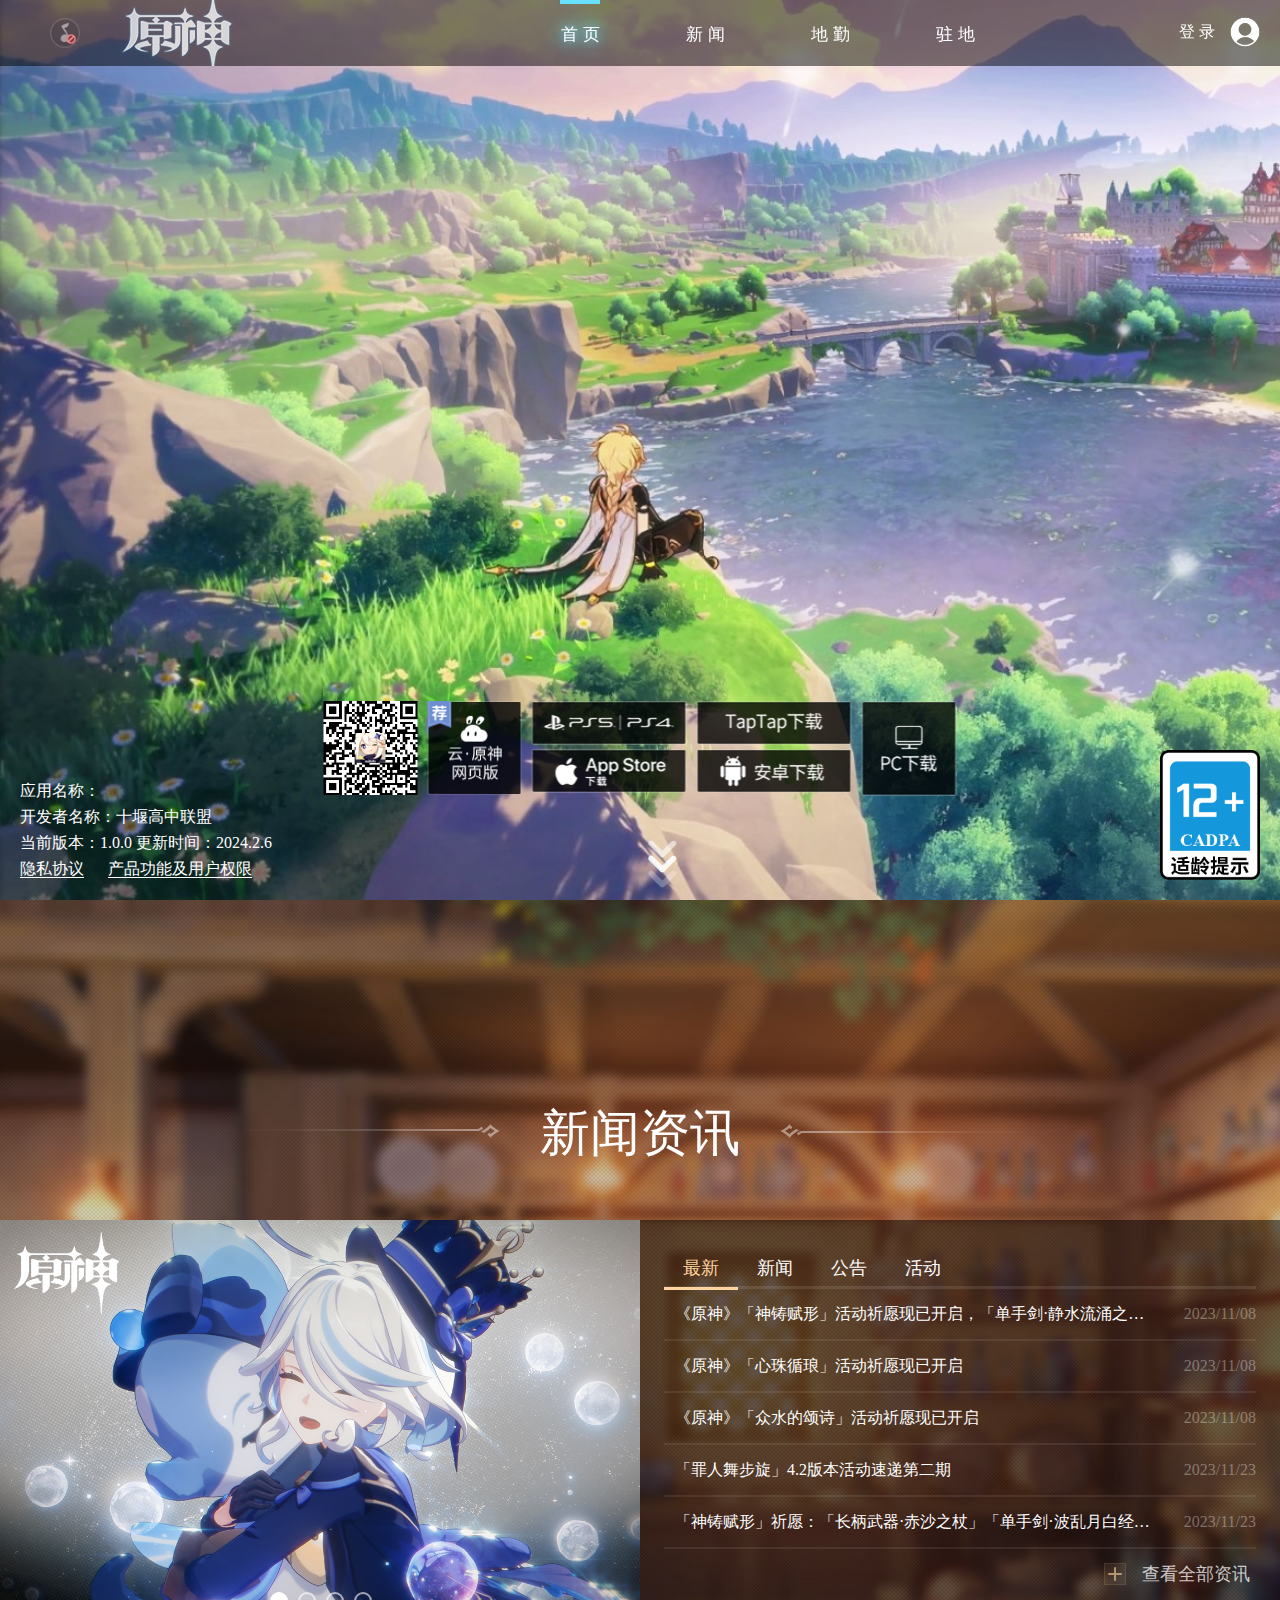
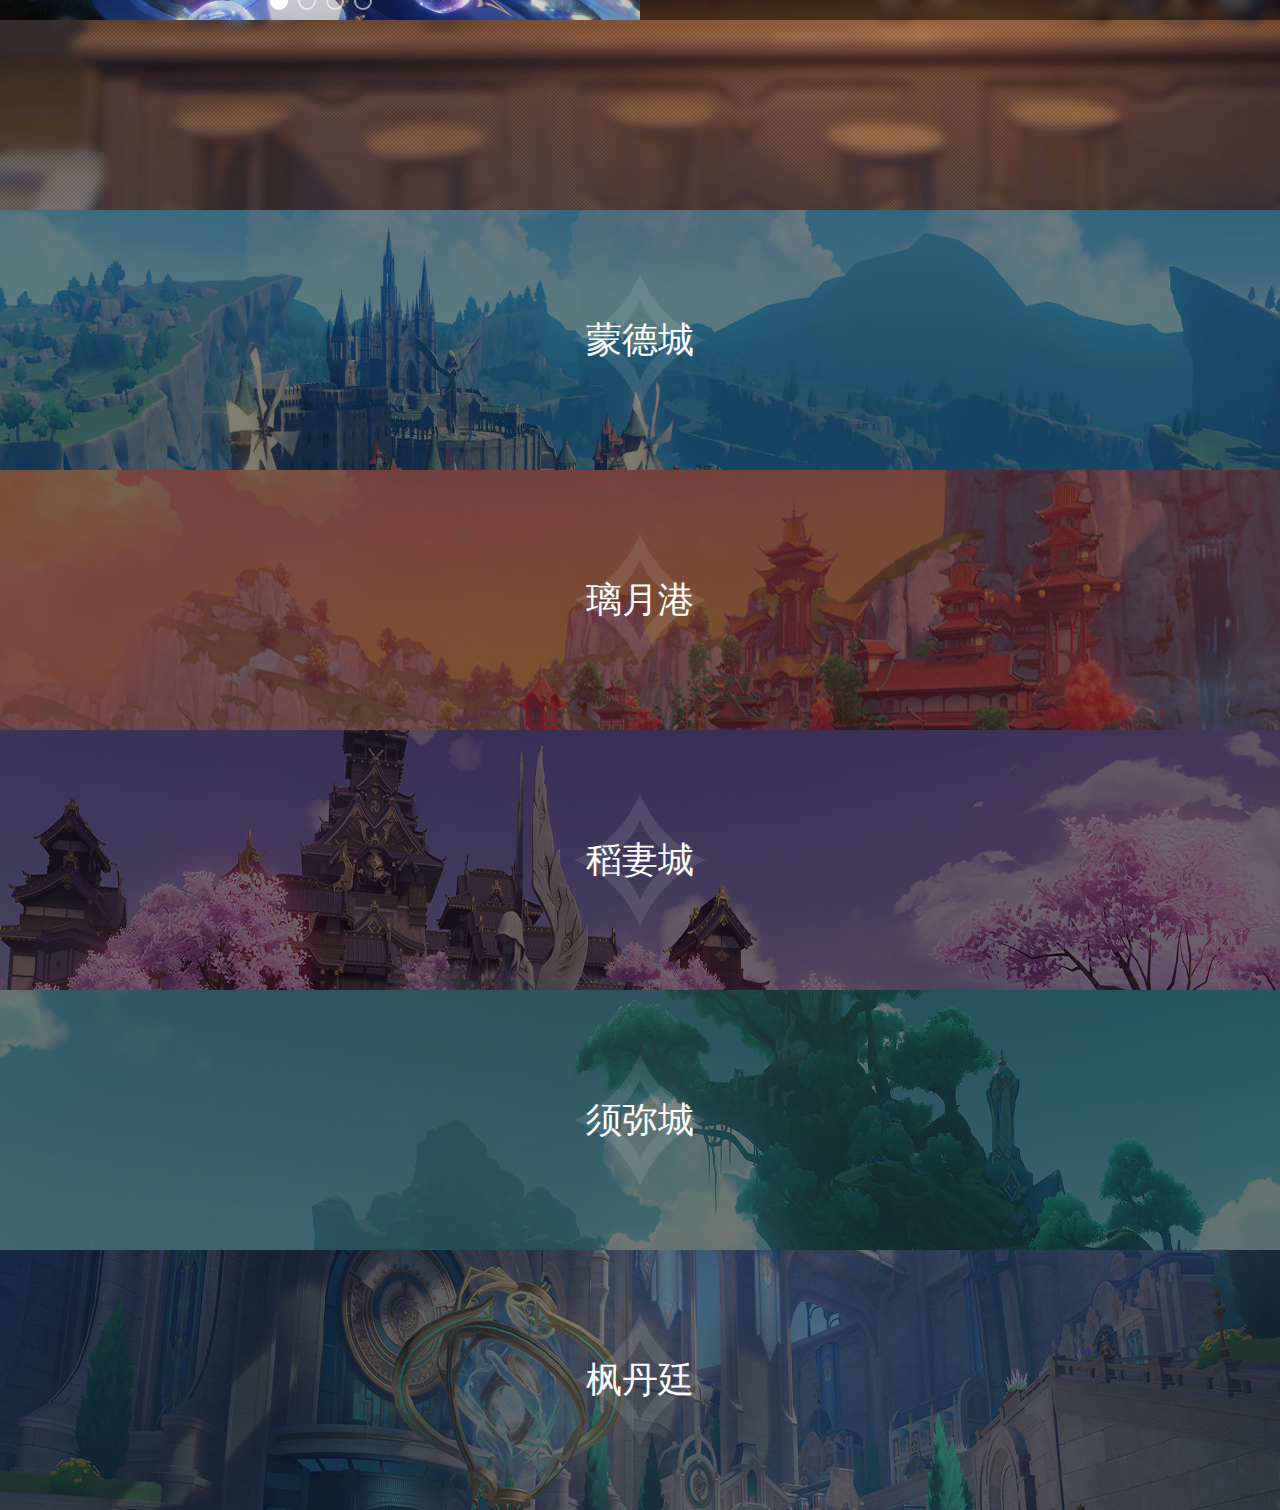
<file: index.html>
﻿<!DOCTYPE html>
<html lang="en">
<head>
  <meta charset="UTF-8">
  <meta name="viewport" content="width=device-width, initial-scale=1.0">
  <title>十堰高中联盟官网</title>
  <link rel="stylesheet" href="./css/index.css">
  <link rel="stylesheet" href="./iconfont/iconfont.css">
  <link rel="icon" href="./img/1.jpg">
</head>
<body>
  <!-- 导航条 -->
  <div class="navs">
    <div class="logo">
      <img src="./img/music1.png" alt="" class="active">
      <img src="./img/music.png" alt="">
      <audio>
        <source src="./music/bgmusic.mp3" type="audio/mp3">
      </audio>
    </div>
    <div class="nav">
      <div class="blue"></div>
      <ul>
        <li class="active"><a href="./index.html">首 页</a></li>
        <li><a href="./new.html">新 闻</a></li>
        <li><a href="./yyhs.html">地 勤</a></li>
        <li><a href="./world.html">驻 地</a></li>
      </ul>
    </div>
    <a href="./land.html" class="land">
      <span>登 录</span>
      <img src="./img/head.png" alt="">
    </a>
    <div class="exit">退出登录</div>
  </div>
  <!-- 首页 -->
  <div class="index">
    <div class="introduction">
      <span>应用名称：</span>
      <span>开发者名称：十堰高中联盟</span>
      <span>当前版本：1.0.0 更新时间：2024.2.6</span>
      <div class="more">
        <a href="">隐私协议</a>
        <a href="">产品功能及用户权限</a>
      </div>
    </div>
    <div class="img">
      <div class="left">
        <img src="./img/yuanshen.jpg" alt="">
        <img src="./img/QRcode.png" alt="">
      </div>
      <div class="middle1">
        <a href="#">
          <img src="./img/middle1.png" alt="">
        </a>
      </div>
      <div class="middle2">
        <a href="#">
          <img src="./img/middle2.png" alt="">
        </a>
        <a href="#">
          <img src="./img/middle3.png" alt="">
        </a>
      </div>
      <div class="middle3">
        <a href="#">
          <img src="./img/middle4.png" alt="">
        </a>
        <a href="#">
          <img src="./img/middle5.png" alt="">
        </a>
      </div>
      <div class="right">
        <a href="#">
          <img src="./img/right.png" alt="">
        </a>
      </div>
    </div>
    <div class="x12">
      <img src="./img/x12.png" alt="">
    </div>
    <div class="icon">
      <ul>
        <li><span class="iconfont icon-a-xiala2 color1"></span></li>
        <li><span class="iconfont icon-a-xiala2 color2"></span></li>
        <li><span class="iconfont icon-a-xiala2 color3"></span></li>
      </ul>
    </div>
  </div>
  <!-- 新闻 -->
  <div class="news">
    <div class="title">
      <div class="left">
        <img src="./img/fontLeft.png" alt="">
      </div>
      <div class="text">新闻资讯</div>
      <div class="right">
        <img src="./img/fontRight.png" alt="">
      </div>
    </div>
    <div class="banner">
      <div class="img">
        <img src="./img/banner1.jpg" alt="" class="active">
        <img src="./img/banner2.jpg" alt="">
        <img src="./img/banner3.jpg" alt="">
        <img src="./img/banner4.jpg" alt="">
        <ul>
          <li class="active"></li>
          <li></li>
          <li></li>
          <li></li>
        </ul>
      </div>
      <div class="text">
        <div class="nav">
          <ul>
            <li>
              <span class="active">最新</span>
              <div class="bottom active"></div>
            </li>
            <li>
              <span>新闻</span>
              <div class="bottom"></div>
            </li>
            <li>
              <span>公告</span>
              <div class="bottom"></div>
            </li>
            <li>
              <span>活动</span>
              <div class="bottom"></div>
            </li>
          </ul>
        </div>
        <div class="new">
          <ul class="active">
            <li>
              <span>《原神》「神铸赋形」活动祈愿现已开启，「单手剑·静水流涌之辉」「法器·碧落之珑」概率UP！</span>
              <div class="time">2023/11/08</div>
            </li>
            <li>
              <span>《原神》「心珠循琅」活动祈愿现已开启</span>
              <div class="time">2023/11/08</div>
            </li>
            <li>
              <span>《原神》「众水的颂诗」活动祈愿现已开启</span>
              <div class="time">2023/11/08</div>
            </li>
            <li>
              <span>「罪人舞步旋」4.2版本活动速递第二期</span>
              <div class="time">2023/11/23</div>
            </li>
            <li>
              <span>「神铸赋形」祈愿：「长柄武器·赤沙之杖」「单手剑·波乱月白经津」概率UP！</span>
              <div class="time">2023/11/23</div>
            </li>
          </ul>
          <ul>
            <li>
              <span>《原神》「神铸赋形」活动祈愿现已开启，「单手剑·静水流涌之辉」「法器·碧落之珑」概率UP！</span>
              <div class="time">2023/11/08</div>
            </li>
            <li>
              <span>《原神》「心珠循琅」活动祈愿现已开启</span>
              <div class="time">2023/11/08</div>
            </li>
            <li>
              <span>《原神》「众水的颂诗」活动祈愿现已开启</span>
              <div class="time">2023/11/08</div>
            </li>
            <li>
              <span>「罪人舞步旋」4.2版本活动速递第二期</span>
              <div class="time">2023/11/23</div>
            </li>
            <li>
              <span>「神铸赋形」祈愿：「长柄武器·赤沙之杖」「单手剑·波乱月白经津」概率UP！</span>
              <div class="time">2023/11/23</div>
            </li>
          </ul>
          <ul>
            <li>
              <span>《原神》祈愿概率公示</span>
              <div class="time"></div>
            </li>
            <li>
              <span>《原神》3.5版本「风花的呼吸」更新说明</span>
              <div class="time">2023/03/01</div>
            </li>
            <li>
              <span>《原神》「风花的呼吸」3.5版本更新维护预告</span>
              <div class="time">2023/02/27</div>
            </li>
            <li>
              <span>《原神》预下载已开启</span>
              <div class="time">2023/01/16</div>
            </li>
            <li>
              <span>《原神》3.4版本「磬弦奏华夜」更新维护预告</span>
              <div class="time">2023/01/16</div>
            </li>
          </ul>
          <ul>
            <li>
              <span>《原神》「神工天巧」活动即将开启</span>
              <div class="time">2022/02/28</div>
            </li>
            <li>
              <span>「岩港奇珍行记」网页活动说明</span>
              <div class="time">2020/11/02</div>
            </li>
            <li>
              <span>《原神》月夕祝颂-万份空月祝福相赠</span>
              <div class="time">2020/10/01</div>
            </li>
            <li>
              <span>“在尘世的相逢”抖音《原神》公测主播招募</span>
              <div class="time">2020/09/28</div>
            </li>
            <li>
              <span>“在尘世的相逢”快手直播《原神》主播招募活动开启</span>
              <div class="time">2020/09/16</div>
            </li>
          </ul>
        </div>
        <div class="more">
          查看全部资讯
        </div>
      </div>
    </div>
  </div>
  <!-- 世界 -->
  <div class="worlds">
    <ul>
      <li>
        <div class="world">         
          <img src="./img/world1.jpg" alt="" class="img">
          <div class="logo">
            <img src="./img/worldLogo.png" alt="">
            <img src="./img/worldBottom.png" alt="">
          </div>
          <div class="text">
            <span>蒙德城</span>
            <img src="./img/world11.png" alt="">
          </div>
          <div class="border"></div>
        </div>
      </li>
      <li>
        <div class="world">         
          <img src="./img/world2.jpg" alt="" class="img">
          <div class="logo">
            <img src="./img/worldLogo.png" alt="">
            <img src="./img/worldBottom.png" alt="">
          </div>
          <div class="text">
            <span>璃月港</span>
            <img src="./img/world21.png" alt="">
          </div>
          <div class="border"></div>
        </div>
      </li>
      <li>
        <div class="world">         
          <img src="./img/world3.jpg" alt="" class="img">
          <div class="logo">
            <img src="./img/worldLogo.png" alt="">
            <img src="./img/worldBottom.png" alt="">
          </div>
          <div class="text">
            <span>稻妻城</span>
            <img src="./img/world31.png" alt="">
          </div>
          <div class="border"></div>
        </div>
      </li>
      <li>
        <div class="world">         
          <img src="./img/world4.jpg" alt="" class="img">
          <div class="logo">
            <img src="./img/worldLogo.png" alt="">
            <img src="./img/worldBottom.png" alt="">
          </div>
          <div class="text">
            <span>须弥城</span>
            <img src="./img/world41.png" alt="">
          </div>
          <div class="border"></div>
        </div>
      </li>
      <li>
        <div class="world">         
          <img src="./img/world5.jpg" alt="" class="img">
          <div class="logo">
            <img src="./img/worldLogo.png" alt="">
            <img src="./img/worldBottom.png" alt="">
          </div>
          <div class="text">
            <span>枫丹廷</span>
            <img src="./img/world51.png" alt="">
          </div>
          <div class="border"></div>
        </div>
      </li>
    </ul>
  </div>
  <!-- <audio src="./music/bgmusic.mp3" autoplay loop controls></audio> -->
  <script src="./js/allneeds.js"></script>
  <script src="./js/index.js"></script>
</body>
</html>
</file>
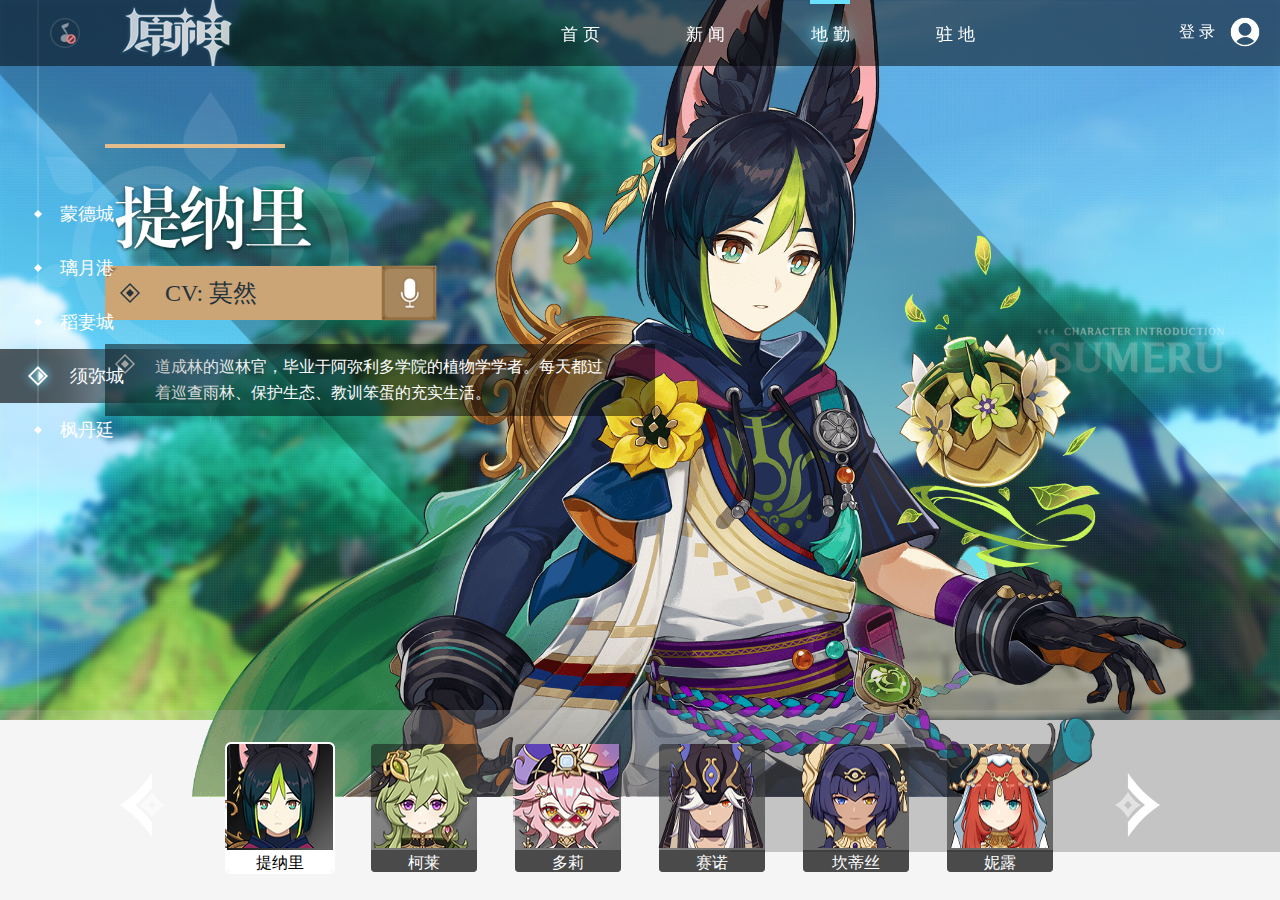
<file: ccgz.html>
﻿<!DOCTYPE html>
<html lang="en">
<head>
  <meta charset="UTF-8">
  <meta name="viewport" content="width=device-width, initial-scale=1.0">
  <title>十堰高中联盟官网-车城</title>
  <link rel="stylesheet" href="./css/index.css">
  <link rel="stylesheet" href="./css/role.css">
</head>
<body>
  <!-- 导航条 -->
  <div class="navs">
    <div class="logo">
      <img src="./img/music1.png" alt="" class="active">
      <img src="./img/music.png" alt="">
      <audio>
        <source src="./music/bgmusic.mp3" type="audio/mp3">
      </audio>
    </div>
    <div class="nav">
      <div class="blue"></div>
      <ul>
        <li><a href="./index.html">首 页</a></li>
        <li><a href="./new.html">新 闻</a></li>
        <li class="active"><a href="./yyhs.html">地 勤</a></li>
        <li><a href="./world.html">驻 地</a></li>
      </ul>
    </div>
    <a href="./land.html" class="land">
      <span>登 录</span>
      <img src="./img/head.png" alt="">
    </a>
    <div class="exit">退出登录</div>
  </div>
  <!-- 内容 -->
  <div class="role active1">  
    <div class="roleBg">
      <img src="./img/roleBg4.1.jpg" alt="" class="active">
      <img src="./img/roleBg4.2.jpg" alt="">  
      <img src="./img/roleBg.png" alt="" class="active"> 
    </div>  
    <div class="nav">
      <div class="bg"></div>
      <ul>
        <li>蒙德城</li>
        <li>璃月港</li>
        <li>稻妻城</li>
        <li class="active">须弥城</li>
        <li>枫丹廷</li>
      </ul>
    </div>
    <div class="role1">
      <ul>
        <li class="active">
          <img src="./img/role4.1.png" alt="">
          <img src="./img/role4Logo.png" alt="">
          <div class="content">
            <div class="top"></div>
            <img src="./img/role4.1name.png" alt="">
            <div class="dub">
              <span>CV: 莫然</span>
              <img src="./img/role1DubLogo.png" alt="" class="active">
              <img src="./img/role1DubLogo1.gif" alt="">
            </div>
            <div class="introduction">
              <span>
                道成林的巡林官，毕业于阿弥利多学院的植物学学者。每天都过着巡查雨林、保护生态、教训笨蛋的充实生活。
              </span>
            </div>
          </div>
        </li>
        <li>
          <img src="./img/role4.2.png" alt="">
          <img src="./img/role4Logo.png" alt="">
          <div class="content">
            <div class="top"></div>
            <img src="./img/role4.2name.png" alt="">
            <div class="dub">
              <span>CV: 秦文静</span>
              <img src="./img/role1DubLogo.png" alt="" class="active">
              <img src="./img/role1DubLogo1.gif" alt="">
            </div>
            <div class="introduction">
              <span>
                见习巡林员，师从提纳里。学术方面较同龄人起步稍晚，目前正在努力补习各种知识。
                <br>           
                她将性格的另一面深深掩藏在阳光善良的表象之下。
              </span>
            </div>
          </div>
        </li>
        <li>
          <img src="./img/role4.3.png" alt="">
          <img src="./img/role3Logo.png" alt="">
          <div class="content">
            <div class="top"></div>
            <img src="./img/role4.3name.png" alt="">
            <div class="dub">
              <span>CV: 王晓彤</span>
              <img src="./img/role1DubLogo.png" alt="" class="active">
              <img src="./img/role1DubLogo1.gif" alt="">
            </div>
            <div class="introduction">
              <span>
                多莉是活跃在须弥的百货商人，最喜欢亮闪闪的摩拉。
                <br>           
                能靠着精湛话术将手里那些许多奇特又神秘的道具卖出高价。
              </span>
            </div>
          </div>
        </li>
        <li>
          <img src="./img/role4.4.png" alt="">
          <img src="./img/role3Logo.png" alt="">
          <div class="content">
            <div class="top"></div>
            <img src="./img/role4.4name.png" alt="">
            <div class="dub">
              <span>CV: 李轻扬</span>
              <img src="./img/role1DubLogo.png" alt="" class="active">
              <img src="./img/role1DubLogo1.gif" alt="">
            </div>
            <div class="introduction">
              <span>
                教令院的大风纪官，所有风纪官们的首领。拥有的独特幽默感令人印象深刻。
              </span>
            </div>
          </div>
        </li>
        <li>
          <img src="./img/role4.5.png" alt="">
          <img src="./img/role5Logo.png" alt="">
          <div class="content">
            <div class="top"></div>
            <img src="./img/role4.5name.png" alt="">
            <div class="dub">
              <span>CV: 张琦</span>
              <img src="./img/role1DubLogo.png" alt="" class="active">
              <img src="./img/role1DubLogo1.gif" alt="">
            </div>
            <div class="introduction">
              <span>
                阿如村的守护者，为人温柔和善。在她的守护下，几乎没人能够危害阿如村。
              </span>
            </div>
          </div>
        </li>
        <li>
          <img src="./img/role4.6.png" alt="">
          <img src="./img/role5Logo.png" alt="">
          <div class="content">
            <div class="top"></div>
            <img src="./img/role4.6name.png" alt="">
            <div class="dub">
              <span>CV: 紫苏九月</span>
              <img src="./img/role1DubLogo.png" alt="" class="active">
              <img src="./img/role1DubLogo1.gif" alt="">
            </div>
            <div class="introduction">
              <span>
                「祖拜尔剧场」的明星演员，舞姿娉婷，如睡莲初绽，一尘不染。
                <br>           
                但她绝非高傲清冷之人，即便只是匆匆的旅者，也会对她纯洁质朴的笑容过目不忘。
              </span>
            </div>
          </div>
        </li>        
        <li>
          <img src="./img/role4.7.png" alt="">
          <img src="./img/role4Logo.png" alt="">
          <div class="content">
            <div class="top"></div>
            <img src="./img/role4.7name.png" alt="">
            <div class="dub">
              <span>CV: 花玲</span>
              <img src="./img/role1DubLogo.png" alt="" class="active">
              <img src="./img/role1DubLogo1.gif" alt="">
            </div>
            <div class="introduction">
              <span>
                「小吉祥草王」深居于净善宫内，向来不受重视，也很少被人提及。
                <br>           
                她身负重任，哪怕目睹漆黑，经历孤独，也不曾停下脚步。
              </span>
            </div>
          </div>
        </li>
        <li>
          <img src="./img/role4.8.png" alt="">
          <img src="./img/role7Logo.png" alt="">
          <div class="content">
            <div class="top"></div>
            <img src="./img/role4.8name.png" alt="">
            <div class="dub">
              <span>CV: 侯小菲</span>
              <img src="./img/role1DubLogo.png" alt="" class="active">
              <img src="./img/role1DubLogo1.gif" alt="">
            </div>
            <div class="introduction">
              <span>
                梨多梵谛学院的学生，为学业愁黑了眼眶，总是一副睡眠不足的样子。
                <br>           
                但无论课业多重，她总能拿出最精彩的推演，叫人不得不怀疑，她是否连做梦都在写论文？
              </span>
            </div>
          </div>
        </li>
        <li>
          <img src="./img/role4.9.png" alt="">
          <img src="./img/role1Logo.png" alt="">
          <div class="content">
            <div class="top"></div>
            <img src="./img/role4.9name.png" alt="">
            <div class="dub">
              <span>CV: 鹿喑</span>
              <img src="./img/role1DubLogo.png" alt="" class="active">
              <img src="./img/role1DubLogo1.gif" alt="">
            </div>
            <div class="introduction">
              <span>
                若有心者方为人，他不可称之为人。
                <br>           
                若无心者亦有悲喜苦乐，他便是最像人的人偶。
              </span>
            </div>
          </div>
        </li>
        <li>
          <img src="./img/role4.10.png" alt="">
          <img src="./img/role1Logo.png" alt="">
          <div class="content">
            <div class="top"></div>
            <img src="./img/role4.10name.png" alt="">
            <div class="dub">
              <span>CV: 阎萌萌</span>
              <img src="./img/role1DubLogo.png" alt="" class="active">
              <img src="./img/role1DubLogo1.gif" alt="">
            </div>
            <div class="introduction">
              <span>
                来自「一百年前」的教令院杰出学者，古典机关术学科奠基人之一。虽然身在知论派，却以机关造诣闻名须弥…尽管这些荣誉，都已先于她本人被岁月遗忘。
              </span>
            </div>
          </div>
        </li>
        <li>
          <img src="./img/role4.11.png" alt="">
          <img src="./img/role4Logo.png" alt="">
          <div class="content">
            <div class="top"></div>
            <img src="./img/role4.11name.png" alt="">
            <div class="dub">
              <span>CV: 杨超然</span>
              <img src="./img/role1DubLogo.png" alt="" class="active">
              <img src="./img/role1DubLogo1.gif" alt="">
            </div>
            <div class="introduction">
              <span>
                须弥教令院现任书记官，有过人的智慧与才能。生活得自由自在，一般人基本找不到他。
              </span>
            </div>
          </div>
        </li>
        <li>
          <img src="./img/role4.12.png" alt="">
          <img src="./img/role6Logo.png" alt="">
          <div class="content">
            <div class="top"></div>
            <img src="./img/role4.12name.png" alt="">
            <div class="dub">
              <span>CV: 陈雨</span>
              <img src="./img/role1DubLogo.png" alt="" class="active">
              <img src="./img/role1DubLogo1.gif" alt="">
            </div>
            <div class="introduction">
              <span>
                横行须弥沙漠的松散佣兵组织「镀金旅团」的成员。勇敢而又强大，在佣兵们内部名声不小。
              </span>
            </div>
          </div>
        </li>
        <li>
          <img src="./img/role4.13.png" alt="">
          <img src="./img/role4Logo.png" alt="">
          <div class="content">
            <div class="top"></div>
            <img src="./img/role4.13name.png" alt="">
            <div class="dub">
              <span>CV: 刘三木</span>
              <img src="./img/role1DubLogo.png" alt="" class="active">
              <img src="./img/role1DubLogo1.gif" alt="">
            </div>
            <div class="introduction">
              <span>
                须弥著名建筑设计师，对太多事物抱有过度关怀心。美学主义者，为现实所困扰。
              </span>
            </div>
          </div>
        </li>
      </ul>     
    </div>
    <div class="roles">
      <div class="left">
        <img src="./img/roleLeft.png" alt="">
      </div>
      <div class="middle">
        <ul>
          <li class="active" data-id="1">
            <img src="./img/role4.title1.png" alt="">
            <span>提纳里</span>
          </li>
          <li data-id="2">
            <img src="./img/role4.title2.png" alt="">
            <span>柯莱</span>
          </li>
          <li data-id="3">
            <img src="./img/role4.title3.png" alt="">
            <span>多莉</span>
          </li>
          <li data-id="4">
            <img src="./img/role4.title4.png" alt="">
            <span>赛诺</span>
          </li>
          <li data-id="5">
            <img src="./img/role4.title5.png" alt="">
            <span>坎蒂丝</span>
          </li>
          <li data-id="6">
            <img src="./img/role4.title6.png" alt="">
            <span>妮露</span>
          </li>
          <li data-id="7">
            <img src="./img/role4.title7.png" alt="">
            <span>纳西妲</span>
          </li>
          <li data-id="8">
            <img src="./img/role4.title8.png" alt="">
            <span>莱依拉</span>
          </li>
          <li data-id="9">
            <img src="./img/role4.title9.png" alt="">
            <span>流浪者</span>
          </li>
          <li data-id="10">
            <img src="./img/role4.title10.png" alt="">
            <span>珐露珊</span>
          </li>
          <li data-id="11">
            <img src="./img/role4.title11.png" alt="">
            <span>艾尔海森</span>
          </li>
          <li data-id="12">
            <img src="./img/role4.title12.png" alt="">
            <span>迪希亚</span>
          </li>
          <li data-id="13">
            <img src="./img/role4.title13.png" alt="">
            <span>卡维</span>
          </li>
        </ul>
      </div>
      <div class="right">
        <img src="./img/roleRight.png" alt="">
      </div>
    </div>
  </div>
  <script src="./js/allneeds.js"></script>
  <script src="./js/role.js"></script>
</body>
</html>
</file>
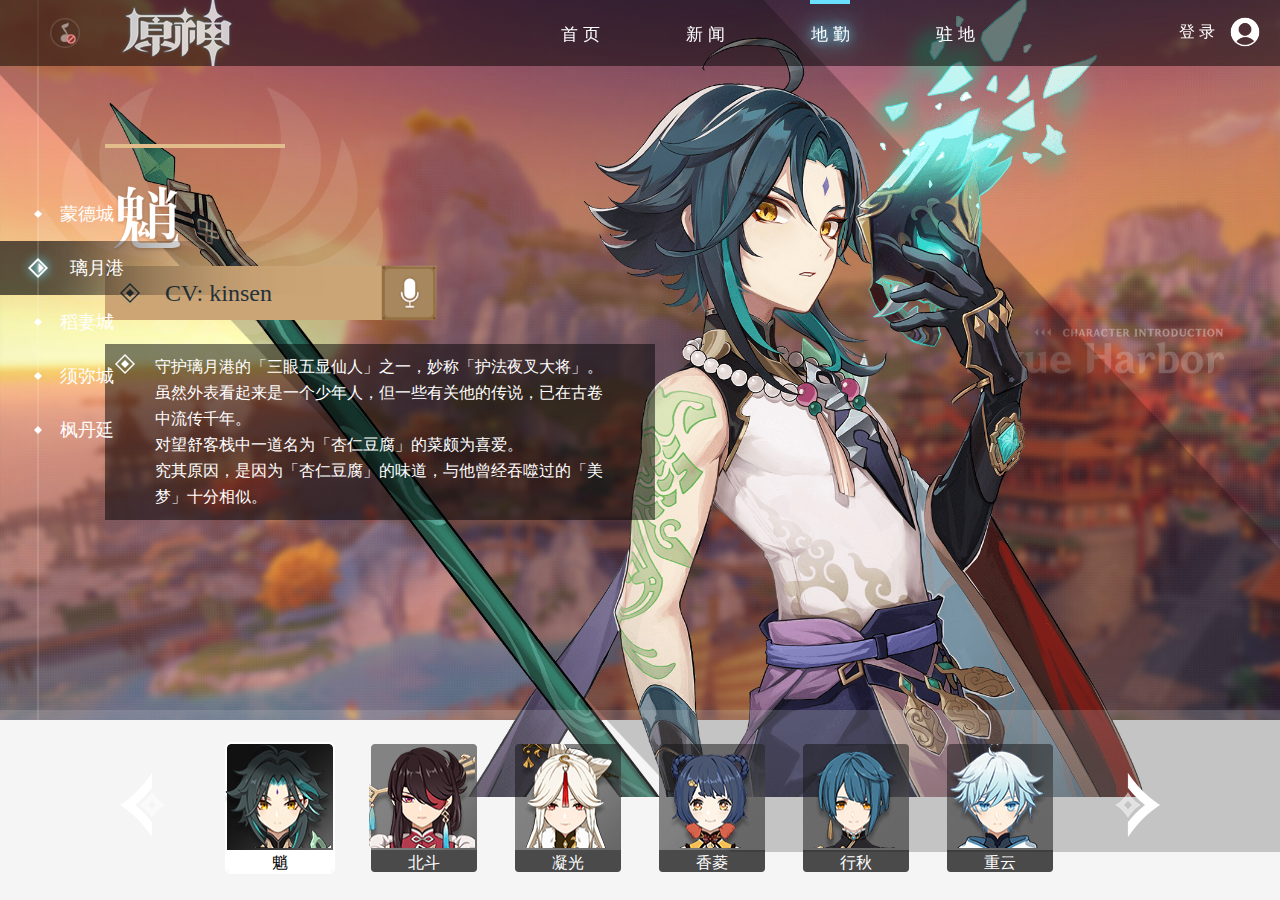
<file: dfyz.html>
﻿<!DOCTYPE html>
<html lang="en">
<head>
  <meta charset="UTF-8">
  <meta name="viewport" content="width=device-width, initial-scale=1.0">
  <title>十堰高中联盟官网-东高</title>
  <link rel="stylesheet" href="./css/index.css">
  <link rel="stylesheet" href="./css/role.css">
</head>
<body>
  <!-- 导航条 -->
  <div class="navs">
    <div class="logo">
      <img src="./img/music1.png" alt="" class="active">
      <img src="./img/music.png" alt="">
      <audio>
        <source src="./music/bgmusic.mp3" type="audio/mp3">
      </audio>
    </div>
    <div class="nav">
      <div class="blue"></div>
      <ul>
        <li><a href="./index.html">首 页</a></li>
        <li><a href="./new.html">新 闻</a></li>
        <li class="active"><a href="./yyhs.html">地 勤</a></li>
        <li><a href="./world.html">驻 地</a></li>
      </ul>
    </div>
    <a href="./land.html" class="land">
      <span>登 录</span>
      <img src="./img/head.png" alt="">
    </a>
    <div class="exit">退出登录</div>
  </div>
  <!-- 内容 -->
  <div class="role active1">  
    <div class="roleBg">
      <img src="./img/roleBg2.1.jpg" alt="" class="active">
      <img src="./img/roleBg2.2.jpg" alt="">  
      <img src="./img/roleBg.png" alt="" class="active"> 
    </div>  
    <div class="nav">
      <div class="bg"></div>
      <ul>
        <li>蒙德城</li>
        <li class="active">璃月港</li>
        <li>稻妻城</li>
        <li>须弥城</li>
        <li>枫丹廷</li>
      </ul>
    </div>
    <div class="role1">
      <ul>
        <li class="active">
          <img src="./img/role2.1.png" alt="">
          <img src="./img/role1Logo.png" alt="">
          <div class="content">
            <div class="top"></div>
            <img src="./img/role2.1name.png" alt="">
            <div class="dub">
              <span>CV: kinsen</span>
              <img src="./img/role1DubLogo.png" alt="" class="active">
              <img src="./img/role1DubLogo1.gif" alt="">
            </div>
            <div class="introduction">
              <span>
                守护璃月港的「三眼五显仙人」之一，妙称「护法夜叉大将」。
                <br>           
                虽然外表看起来是一个少年人，但一些有关他的传说，已在古卷中流传千年。
                <br>           
                对望舒客栈中一道名为「杏仁豆腐」的菜颇为喜爱。
                <br>           
                究其原因，是因为「杏仁豆腐」的味道，与他曾经吞噬过的「美梦」十分相似。
              </span>
            </div>
          </div>
        </li>
        <li>
          <img src="./img/role2.2.png" alt="">
          <img src="./img/role3Logo.png" alt="">
          <div class="content">
            <div class="top"></div>
            <img src="./img/role2.2name.png" alt="">
            <div class="dub">
              <span>CV: 唐雅菁</span>
              <img src="./img/role1DubLogo.png" alt="" class="active">
              <img src="./img/role1DubLogo1.gif" alt="">
            </div>
            <div class="introduction">
              <span>
                「南十字」船队头领，在璃月有着相当的声望。
                <br>           
                有人说她能开山劈海，有人说她善举剑引雷，还有人说，连可怖的冥海巨兽都不是北斗的一合之敌。
                <br>           
                外人也许会把这些话当做夸张的玩笑，但那些曾与北斗同航的人却会说——
                <br>           
                「世上若真有什么冥海巨兽，那北斗一定能将它劈作两截。」
              </span>
            </div>
          </div>
        </li>
        <li>
          <img src="./img/role2.3.png" alt="">
          <img src="./img/role2Logo.png" alt="">
          <div class="content">
            <div class="top"></div>
            <img src="./img/role2.3name.png" alt="">
            <div class="dub">
              <span>CV: 杜冥鸦</span>
              <img src="./img/role1DubLogo.png" alt="" class="active">
              <img src="./img/role1DubLogo1.gif" alt="">
            </div>
            <div class="introduction">
              <span>
                坐拥空中宫殿，有着大量传言的璃月权贵，脸上总是挂着优雅神秘的笑容。
                <br>           
                作为「璃月七星」中的天权星，她不仅象征着权力与律法，也代表着财富与才智。
              </span>
            </div>
          </div>
        </li>
        <li>
          <img src="./img/role2.4.png" alt="">
          <img src="./img/role6Logo.png" alt="">
          <div class="content">
            <div class="top"></div>
            <img src="./img/role2.4name.png" alt="">
            <div class="dub">
              <span>CV: 小N</span>
              <img src="./img/role1DubLogo.png" alt="" class="active">
              <img src="./img/role1DubLogo1.gif" alt="">
            </div>
            <div class="introduction">
              <span>
                「万民堂」的新任大厨兼跑堂，对料理之道极具热情，最拿手的是麻辣菜肴。
                <br>           
                年纪尚轻，但厨艺精湛，在吃虎岩的老饕之中颇有名气。
                <br>           
                如果她要请你进行新品试吃，大可放心品尝，绝不会辜负你的期待，真的。
              </span>
            </div>
          </div>
        </li>
        <li>
          <img src="./img/role2.5.png" alt="">
          <img src="./img/role5Logo.png" alt="">
          <div class="content">
            <div class="top"></div>
            <img src="./img/role2.5name.png" alt="">
            <div class="dub">
              <span>CV: 唐雅菁</span>
              <img src="./img/role1DubLogo.png" alt="" class="active">
              <img src="./img/role1DubLogo1.gif" alt="">
            </div>
            <div class="introduction">
              <span>
                璃月港飞云商会的二少爷，自幼便以勤奋好学、待人礼貌闻名。
                <br>           
                不过，即使是如此文雅的少年人，也有着动若脱兔的一面。
              </span>
            </div>
          </div>
        </li>
        <li>
          <img src="./img/role2.6.png" alt="">
          <img src="./img/role7Logo.png" alt="">
          <div class="content">
            <div class="top"></div>
            <img src="./img/role2.6name.png" alt="">
            <div class="dub">
              <span>CV: kinsen</span>
              <img src="./img/role1DubLogo.png" alt="" class="active">
              <img src="./img/role1DubLogo1.gif" alt="">
            </div>
            <div class="introduction">
              <span>
                以璃月为中心，四处进行驱邪活动的云游方士。作为驱邪世家继承人，他自幼便有过人的绝技。然而，这种绝技并非学自师门，而是与生俱来的异能——「纯阳之体」。
              </span>
            </div>
          </div>
        </li>        
        <li>
          <img src="./img/role2.7.png" alt="">
          <img src="./img/role3Logo.png" alt="">
          <div class="content">
            <div class="top"></div>
            <img src="./img/role2.7name.png" alt="">
            <div class="dub">
              <span>CV: 谢莹</span>
              <img src="./img/role1DubLogo.png" alt="" class="active">
              <img src="./img/role1DubLogo1.gif" alt="">
            </div>
            <div class="introduction">
              <span>
                璃月七星之一，玉衡星。对「帝君一言而决的璃月」颇有微词——但实际上，神挺欣赏她这样的人。
                <br>           
                她坚信与人类命运相关的事，应当由人类去做，而且人类一定可以做得更好。为了证明这一点，她比任何人都要努力。
              </span>
            </div>
          </div>
        </li>
        <li>
          <img src="./img/role2.8.png" alt="">
          <img src="./img/role7Logo.png" alt="">
          <div class="content">
            <div class="top"></div>
            <img src="./img/role2.8name.png" alt="">
            <div class="dub">
              <span>CV: 宴宁</span>
              <img src="./img/role1DubLogo.png" alt="" class="active">
              <img src="./img/role1DubLogo1.gif" alt="">
            </div>
            <div class="introduction">
              <span>
                药庐「不卜庐」的采药姑娘兼学徒。
                <br>           
                因「仙缘」而拥有不死之身，行动时需要自己给自己下敕令。
                <br>           
                七七的记忆力非常差，为了保证日常生活的顺利，她随身携带着一本笔记，写有各种各样的注意事项。
                <br>           
                但在最不巧的那些日子里，她连「要看笔记」这件事都会忘记……
              </span>
            </div>
          </div>
        </li>
        <li>
          <img src="./img/role2.9.png" alt="">
          <img src="./img/role5Logo.png" alt="">
          <div class="content">
            <div class="top"></div>
            <img src="./img/role2.9name.png" alt="">
            <div class="dub">
              <span>CV: 鱼冻</span>
              <img src="./img/role1DubLogo.png" alt="" class="active">
              <img src="./img/role1DubLogo1.gif" alt="">
            </div>
            <div class="introduction">
              <span>
                达达利亚——来自寒冰之国，心思变幻莫测的客人。
                <br>           
                不必猜测他的想法，也无需质疑他的来意。只要记住：这副稚气未脱的外表下暗藏的，是锤炼到极致的战士之躯。
              </span>
            </div>
          </div>
        </li>
        <li>
          <img src="./img/role2.10.png" alt="">
          <img src="./img/role2Logo.png" alt="">
          <div class="content">
            <div class="top"></div>
            <img src="./img/role2.10name.png" alt="">
            <div class="dub">
              <span>CV: 彭博</span>
              <img src="./img/role1DubLogo.png" alt="" class="active">
              <img src="./img/role1DubLogo1.gif" alt="">
            </div>
            <div class="introduction">
              <span>
                应「往生堂」邀请而来的神秘客卿。样貌俊美，举止高雅，拥有远超常人的学识。
                <br>           
                虽说来历不明，却知礼数、晓规矩。坐镇「往生堂」，能行天地万物之典仪。
              </span>
            </div>
          </div>
        </li>
        <li>
          <img src="./img/role2.11.png" alt="">
          <img src="./img/role6Logo.png" alt="">
          <div class="content">
            <div class="top"></div>
            <img src="./img/role2.11name.png" alt="">
            <div class="dub">
              <span><p class="character__cv__text">CV:&nbsp;王雅欣</p></span>
              <img src="./img/role1DubLogo.png" alt="" class="active">
              <img src="./img/role1DubLogo1.gif" alt="">
            </div>
            <div class="introduction">
              <span>
                在璃月港，摇滚属于新兴艺术，辛焱则是这门艺术身先士卒的践行者。
                <br>           
                她用音乐和热情歌颂着对「成见」的反抗，想要唤醒劳于世间昏昏沉沉的灵魂。
                <br>           
                如果有机会，请千万不要错过她的演出。
              </span>
            </div>
          </div>
        </li>
        <li>
          <img src="./img/role2.12.png" alt="">
          <img src="./img/role7Logo.png" alt="">
          <div class="content">
            <div class="top"></div>
            <img src="./img/role2.12name.png" alt="">
            <div class="dub">
              <span>CV: 林簌</span>
              <img src="./img/role1DubLogo.png" alt="" class="active">
              <img src="./img/role1DubLogo1.gif" alt="">
            </div>
            <div class="introduction">
              <span>
                璃月七星的秘书，体内流淌着人类与仙兽的血脉。
                <br>           
                天性优雅娴静，但仙兽「麒麟」温柔的性情与坚定毅重的工作态度毫无冲突。
                <br>           
                毕竟，甘雨坚信自己所做的一切工作都是为了践行与帝君的契约，谋求璃月众生的最大福祉。
              </span>
            </div>
          </div>
        </li>
        <li>
          <img src="./img/role2.13.png" alt="">
          <img src="./img/role6Logo.png" alt="">
          <div class="content">
            <div class="top"></div>
            <img src="./img/role2.13name.png" alt="">
            <div class="dub">
              <span>CV: 陶典</span>
              <img src="./img/role1DubLogo.png" alt="" class="active">
              <img src="./img/role1DubLogo1.gif" alt="">
            </div>
            <div class="introduction">
              <span>
                胡桃——「往生堂」第七十七代堂主，掌控着璃月葬仪事务的重要人物。
                <br>           
                尽心尽力地为人们完成送别之仪，维护着世间阴阳平衡之道。
                <br>           
                除此以外还是个神奇打油诗人，诸多「杰作」被璃月人口口相传。
              </span>
            </div>
          </div>
        </li>
        <li>
          <img src="./img/role2.14.png" alt="">
          <img src="./img/role6Logo.png" alt="">
          <div class="content">
            <div class="top"></div>
            <img src="./img/role2.14name.png" alt="">
            <div class="dub">
              <span>CV: 苏子芜</span>
              <img src="./img/role1DubLogo.png" alt="" class="active">
              <img src="./img/role1DubLogo1.gif" alt="">
            </div>
            <div class="introduction">
              <span>
                烟绯——身负半仙之血，能力一流的律法咨询师。
                <br>           
                她在循途守辙与通权达变之间寻得了只属于自己的完美平衡点，凭借律法咨询师的独特身份和自成一派的经验手段，悉心守护着璃月的契约天平。
              </span>
            </div>
          </div>
        </li>
        <li>
          <img src="./img/role2.15.png" alt="">
          <img src="./img/role7Logo.png" alt="">
          <div class="content">
            <div class="top"></div>
            <img src="./img/role2.15name.png" alt="">
            <div class="dub">
              <span>CV: 秦紫翼</span>
              <img src="./img/role1DubLogo.png" alt="" class="active">
              <img src="./img/role1DubLogo1.gif" alt="">
            </div>
            <div class="introduction">
              <span>
                虽为人类之身，却是仙家弟子。过去曾生活在远离璃月港的山野之间，以红绳缚魂，修身养性。
                <br>           
                气质淡雅如仙人，身上似乎藏有某些秘密。
              </span>
            </div>
          </div>
        </li>
        <li>
          <img src="./img/role2.16.png" alt="">
          <img src="./img/role2Logo.png" alt="">
          <div class="content">
            <div class="top"></div>
            <img src="./img/role2.16name.png" alt="">
            <div class="dub">
              <span>CV: 贺文潇&杨扬</span>
              <img src="./img/role1DubLogo.png" alt="" class="active">
              <img src="./img/role1DubLogo1.gif" alt="">
            </div>
            <div class="introduction">
              <span>
                「云翰社」现任当家，集剧作与演唱能力于一身的璃月戏曲名角。风格自成一派，雅致柔美，恰如其人。
              </span>
            </div>
          </div>
        </li>
        <li>
          <img src="./img/role2.17.png" alt="">
          <img src="./img/role5Logo.png" alt="">
          <div class="content">
            <div class="top"></div>
            <img src="./img/role2.17name.png" alt="">
            <div class="dub">
              <span>CV: 徐慧</span>
              <img src="./img/role1DubLogo.png" alt="" class="active">
              <img src="./img/role1DubLogo1.gif" alt="">
            </div>
            <div class="introduction">
              <span>
                自称供职于总务司的神秘人士，却又是总务司名录里的「不存在之人」。
                <br>           
                神出鬼没，行踪飘忽，变幻无常，这些都是她的标志。
              </span>
            </div>
          </div>
        </li>
        <li>
          <img src="./img/role2.18.png" alt="">
          <img src="./img/role4Logo.png" alt="">
          <div class="content">
            <div class="top"></div>
            <img src="./img/role2.18name.png" alt="">
            <div class="dub">
              <span>CV: 刘颐诺</span>
              <img src="./img/role1DubLogo.png" alt="" class="active">
              <img src="./img/role1DubLogo1.gif" alt="">
            </div>
            <div class="introduction">
              <span>
                年纪幼小的仙家弟子，个性真诚慷慨，习惯于照顾身边所有人。如今正跟随居住在璃月港的师父修行，时常往返于山岭与城市之间。虽然不曾明说，但比起山中洞天，她还是更爱人间的喧嚣市集。
              </span>
            </div>
          </div>
        </li>
        <li>
          <img src="./img/role2.19.png" alt="">
          <img src="./img/role4Logo.png" alt="">
          <div class="content">
            <div class="top"></div>
            <img src="./img/role2.19name.png" alt="">
            <div class="dub">
              <span>CV: 秦且歌&王晓彤</span>
              <img src="./img/role1DubLogo.png" alt="" class="active">
              <img src="./img/role1DubLogo1.gif" alt="">
            </div>
            <div class="introduction">
              <span>
                璃月最具盛名的药庐「不卜庐」的主人，肩上常盘着名为「长生」的白蛇。用药手法不拘一格，仁心妙术济助四海。
              </span>
            </div>
          </div>
        </li>
      </ul>     
    </div>
    <div class="roles">
      <div class="left">
        <img src="./img/roleLeft.png" alt="">
      </div>
      <div class="middle">
        <ul>
          <li class="active" data-id="1">
            <img src="./img/role2.title1.png" alt="">
            <span>魈</span>
          </li>
          <li data-id="2">
            <img src="./img/role2.title2.png" alt="">
            <span>北斗</span>
          </li>
          <li data-id="3">
            <img src="./img/role2.title3.png" alt="">
            <span>凝光</span>
          </li>
          <li data-id="4">
            <img src="./img/role2.title4.png" alt="">
            <span>香菱</span>
          </li>
          <li data-id="5">
            <img src="./img/role2.title5.png" alt="">
            <span>行秋</span>
          </li>
          <li data-id="6">
            <img src="./img/role2.title6.png" alt="">
            <span>重云</span>
          </li>
          <li data-id="7">
            <img src="./img/role2.title7.png" alt="">
            <span>刻晴</span>
          </li>
          <li data-id="8">
            <img src="./img/role2.title8.png" alt="">
            <span>七七</span>
          </li>
          <li data-id="9">
            <img src="./img/role2.title9.png" alt="">
            <span>达达利亚</span>
          </li>
          <li data-id="10">
            <img src="./img/role2.title10.png" alt="">
            <span>钟离</span>
          </li>
          <li data-id="11">
            <img src="./img/role2.title11.png" alt="">
            <span>辛焱</span>
          </li>
          <li data-id="12">
            <img src="./img/role2.title12.png" alt="">
            <span>甘雨</span>
          </li>
          <li data-id="13">
            <img src="./img/role2.title13.png" alt="">
            <span>胡桃</span>
          </li>
          <li data-id="14">
            <img src="./img/role2.title14.png" alt="">
            <span>烟绯</span>
          </li>
          <li data-id="15">
            <img src="./img/role2.title15.png" alt="">
            <span>申鹤</span>
          </li>
          <li data-id="16">
            <img src="./img/role2.title16.png" alt="">
            <span>云堇</span>
          </li>
          <li data-id="17">
            <img src="./img/role2.title17.png" alt="">
            <span>夜兰</span>
          </li>
          <li data-id="18">
            <img src="./img/role2.title18.png" alt="">
            <span>瑶瑶</span>
          </li>
          <li data-id="19">
            <img src="./img/role2.title19.png" alt="">
            <span>白术</span>
          </li>
        </ul>
      </div>
      <div class="right">
        <img src="./img/roleRight.png" alt="">
      </div>
    </div>
  </div>
  <script src="./js/allneeds.js"></script>
  <script src="./js/role.js"></script>
</body>
</html>
</file>
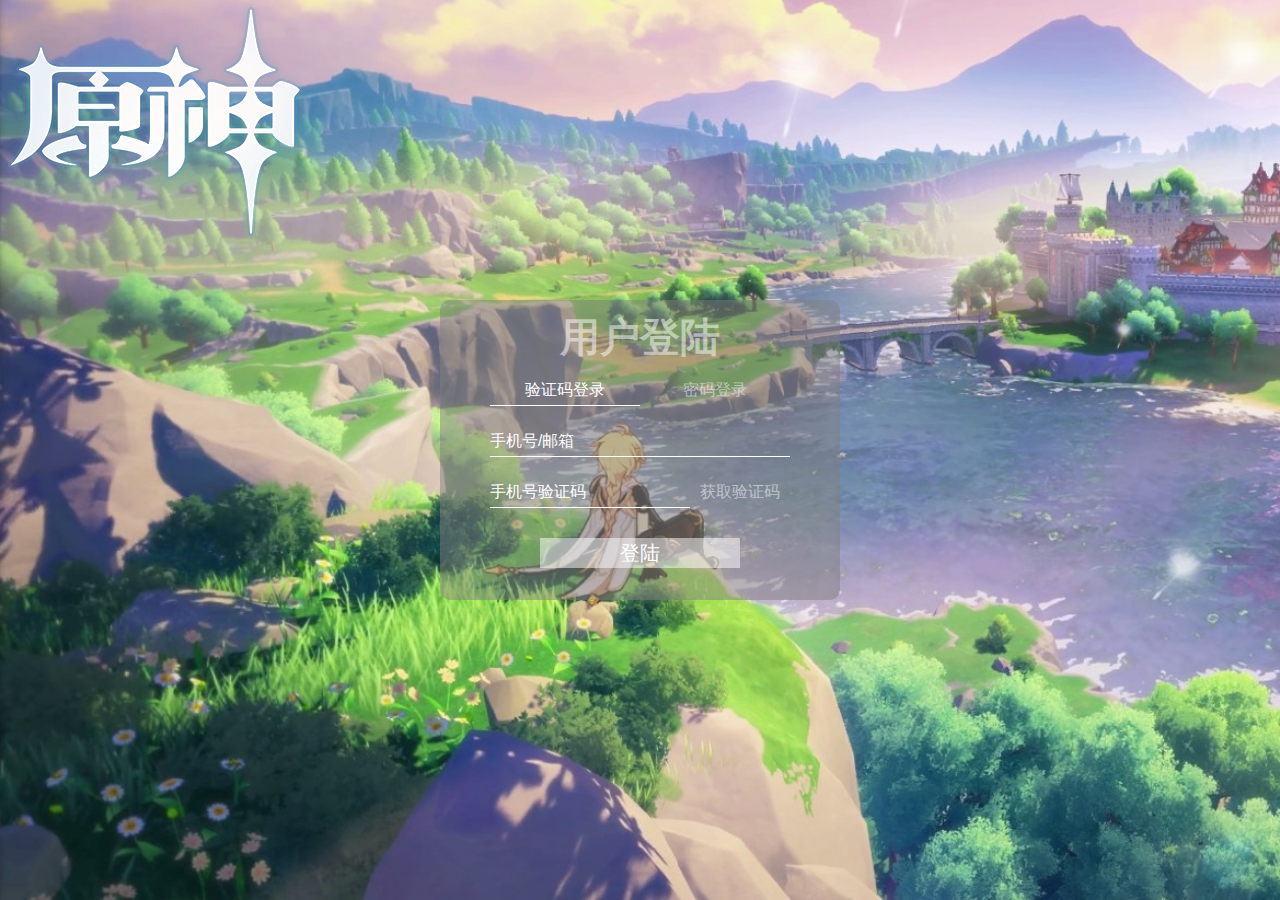
<file: land.html>
<!DOCTYPE html>
<html lang="en">
<head>
    <meta charset="UTF-8">
    <meta name="viewport" content="width=device-width, initial-scale=1.0">
    <title>十堰高中联盟官方网站-登陆系统</title>
    <link rel="stylesheet" href="./css/land.css">
</head>
<body>
    <div class="logo">
        <img src="./img/logo.png">
    </div>
    <div class="container">
        <h1>用户登陆</h1>
        <div class="lands">
            <div class="land1 active1" data-id="land3">验证码登录</div>
            <div class="land2" data-id="land4">密码登录</div>
        </div>
        <form action="">
            <div class="land3 active2">
                <div class="phone">
                    <input type="text" placeholder="手机号/邮箱" required name="phone">
                </div>
                <div class="code">
                    <input type="text" placeholder="手机号验证码" required name="code">
                    <div class="getCode">获取验证码</div>
                </div>
                <div class="land">
                    <button type="submit">登陆</button>
                </div>
            </div>
        </form>
        <form action="">
            <div class="land4">
                <div class="phone">
                    <input type="text" placeholder="手机号/邮箱" required name="phone">
                </div>
                <div class="password">
                    <input type="password" placeholder="密码" required name="password">
                </div>
                <div class="land">
                    <button type="submit">登陆</button>
                </div>
            </div>
        </form>       
    </div>
    <script>
        // 获取数据
        const lands = document.querySelector('.lands')
        const getCode = document.querySelector('.land3 .code .getCode')
        const button = document.querySelectorAll('button')
        const form = document.querySelectorAll('form')
        const input1 = document.querySelector('.land3 .phone input')
        const input2 = document.querySelector('.land3 .code input')
        const input3 = document.querySelector('.land4 .phone input')
        const input4 = document.querySelector('.land4 .password input')
        // 随机数
        var random = +Math.floor(Math.random() * 899999 + 100000)
        // 临时存放数据（手机号）
        localStorage.setItem('phone', '123456')
        const phone = +localStorage.getItem('phone')
        // 临时存放数据（密码）
        localStorage.setItem('password', 123456)
        const password = +localStorage.getItem('password')
        // 验证码登录和账号密码登录切换
        lands.addEventListener('click', function(e){
            if(e.target.tagName === 'DIV'){
                this.querySelector('.active1').classList.remove('active1')
                e.target.classList.add('active1')
                document.querySelector('.container .active2').classList.remove('active2')
                document.querySelector(`.container .${e.target.dataset.id}`).classList.add('active2')
            }
        })
        // 验证码获取       
        getCode.addEventListener('click',function(){           
            if(getCode.innerHTML === '获取验证码'){
                alert(random)
                let i = 60
                getCode.innerHTML = `${i}秒后获取`
                let n = setInterval(function(){
                    i--
                    if(i <= 0){
                        getCode.innerHTML = '获取验证码'
                        clearInterval(n)
                    }else{
                        getCode.innerHTML = `${i}秒后获取`
                    }
                }, 1000)
            }
        })
        // 提交按钮鼠标经过切换样式
        for(let i = 0;i < button.length;i++){
            button[i].addEventListener('mouseenter', function(){
                this.classList.add('active3')
            })
            button[i].addEventListener('mouseleave', function(){
                this.classList.remove('active3')
            })
        }
        // 表单提交
        form[0].addEventListener('submit', function(e){
            e.preventDefault()
            if(+input1.value !== phone){
                return alert('手机号码输入错误')
            }
            if(+input2.value !== random){
                return alert('验证码输入错误')
            }
            localStorage.setItem('head', 'true')
            location.href = './index.html'
        })
        form[1].addEventListener('submit', function(e){
            e.preventDefault()
            if(+input3.value !== phone){
                return alert('手机号码输入错误')
            }
            if(+input4.value !== password){
                return alert('密码输入错误')
            }
            localStorage.setItem('head', 'true')
            location.href = './index.html'
        })
    </script>
</body>

</html>
</file>
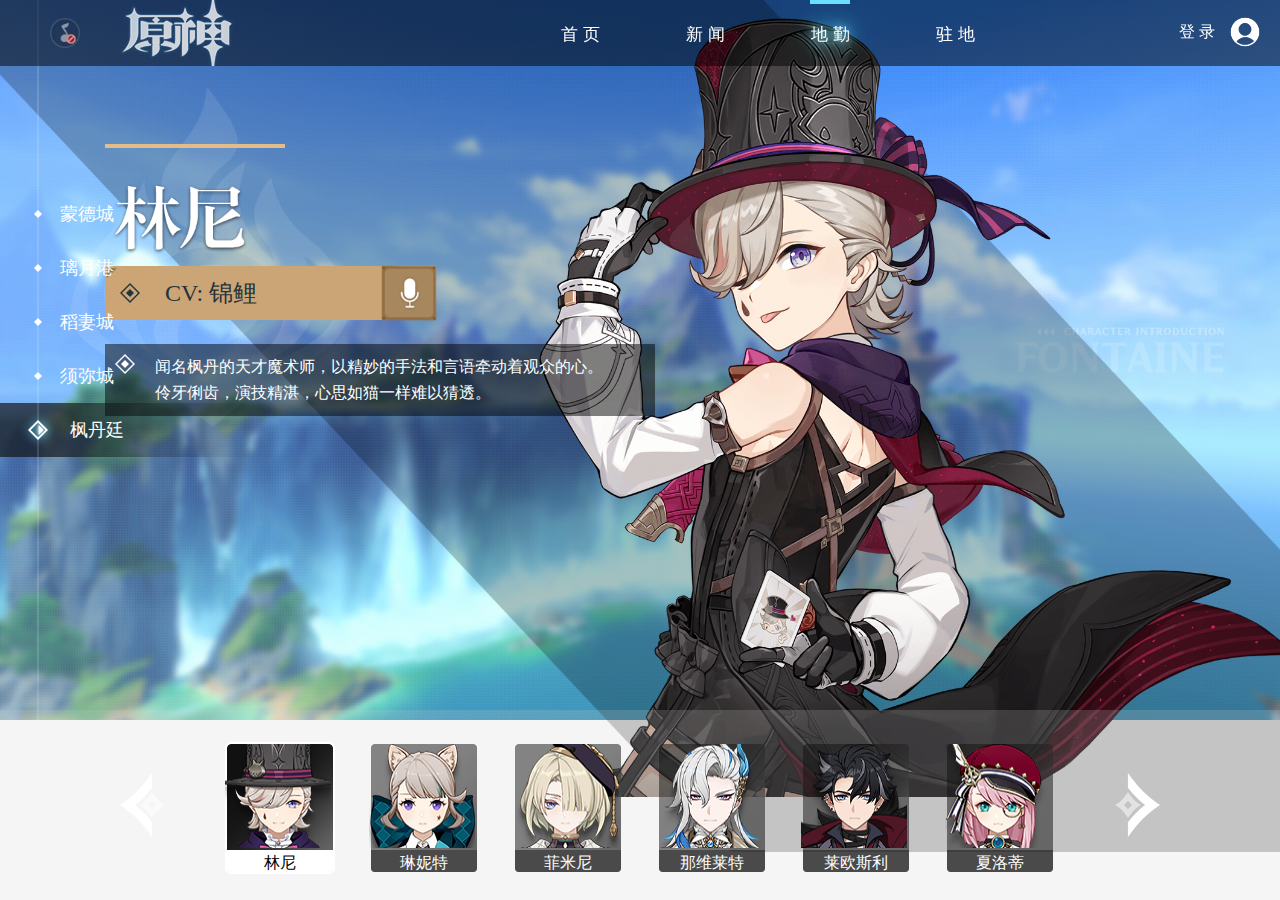
<file: llzx.html>
﻿<!DOCTYPE html>
<html lang="en">
<head>
  <meta charset="UTF-8">
  <meta name="viewport" content="width=device-width, initial-scale=1.0">
  <title>十堰高中联盟官网-柳林</title>
  <link rel="stylesheet" href="./css/index.css">
  <link rel="stylesheet" href="./css/role.css">
</head>
<body>
  <!-- 导航条 -->
  <div class="navs">
    <div class="logo">
      <img src="./img/music1.png" alt="" class="active">
      <img src="./img/music.png" alt="">
      <audio>
        <source src="./music/bgmusic.mp3" type="audio/mp3">
      </audio>
    </div>
    <div class="nav">
      <div class="blue"></div>
      <ul>
        <li><a href="./index.html">首 页</a></li>
        <li><a href="./new.html">新 闻</a></li>
        <li class="active"><a href="./yyhs.html">地 勤</a></li>
        <li><a href="./world.html">驻 地</a></li>
      </ul>
    </div>
    <a href="./land.html" class="land">
      <span>登 录</span>
      <img src="./img/head.png" alt="">
    </a>
    <div class="exit">退出登录</div>
  </div>
  <!-- 内容 -->
  <div class="role active1">  
    <div class="roleBg">
      <img src="./img/roleBg5.1.jpg" alt="" class="active">
      <img src="./img/roleBg5.2.jpg" alt="">  
      <img src="./img/roleBg.png" alt="" class="active"> 
    </div>  
    <div class="nav">
      <div class="bg"></div>
      <ul>
        <li>蒙德城</li>
        <li>璃月港</li>
        <li>稻妻城</li>
        <li>须弥城</li>
        <li class="active">枫丹廷</li>
      </ul>
    </div>
    <div class="role1">
      <ul>
        <li class="active">
          <img src="./img/role5.1.png" alt="">
          <img src="./img/role6Logo.png" alt="">
          <div class="content">
            <div class="top"></div>
            <img src="./img/role5.1name.png" alt="">
            <div class="dub">
              <span>CV: 锦鲤</span>
              <img src="./img/role1DubLogo.png" alt="" class="active">
              <img src="./img/role1DubLogo1.gif" alt="">
            </div>
            <div class="introduction">
              <span>
                闻名枫丹的天才魔术师，以精妙的手法和言语牵动着观众的心。伶牙俐齿，演技精湛，心思如猫一样难以猜透。
              </span>
            </div>
          </div>
        </li>
        <li>
          <img src="./img/role5.2.png" alt="">
          <img src="./img/role1Logo.png" alt="">
          <div class="content">
            <div class="top"></div>
            <img src="./img/role5.2name.png" alt="">
            <div class="dub">
              <span>CV: 可可味</span>
              <img src="./img/role1DubLogo.png" alt="" class="active">
              <img src="./img/role1DubLogo1.gif" alt="">
            </div>
            <div class="introduction">
              <span>
                总是藏在阴影中的魔术助手，自称「多功能魔术助理机关」。寡言少语，罕有表情，行动如猫一样难以预料。
              </span>
            </div>
          </div>
        </li>
        <li>
          <img src="./img/role5.3.png" alt="">
          <img src="./img/role7Logo.png" alt="">
          <div class="content">
            <div class="top"></div>
            <img src="./img/role5.3name.png" alt="">
            <div class="dub">
              <span>CV: 锦鲤</span>
              <img src="./img/role1DubLogo.png" alt="" class="active">
              <img src="./img/role1DubLogo1.gif" alt="">
            </div>
            <div class="introduction">
              <span>
                不善言谈的少年，精于潜水之道，内心就如他爱不释手的童话故事那般纯真。
              </span>
            </div>
          </div>
        </li>
        <li>
          <img src="./img/role5.4.png" alt="">
          <img src="./img/role5Logo.png" alt="">
          <div class="content">
            <div class="top"></div>
            <img src="./img/role5.4name.png" alt="">
            <div class="dub">
              <span>CV: 桑毓泽</span>
              <img src="./img/role1DubLogo.png" alt="" class="active">
              <img src="./img/role1DubLogo1.gif" alt="">
            </div>
            <div class="introduction">
              <span>
                枫丹的最高审判官，看起来难以亲近，或许是天性使然，或者是为了掩盖秘密。
              </span>
            </div>
          </div>
        </li>
        <li>
          <img src="./img/role5.5.png" alt="">
          <img src="./img/role7Logo.png" alt="">
          <div class="content">
            <div class="top"></div>
            <img src="./img/role5.5name.png" alt="">
            <div class="dub">
              <span>CV: 刘北辰</span>
              <img src="./img/role1DubLogo.png" alt="" class="active">
              <img src="./img/role1DubLogo1.gif" alt="">
            </div>
            <div class="introduction">
              <span>
                梅洛彼得堡的管理人，荣获枫丹最高荣誉市民称号「公爵」。处世低调，沉稳可靠。
              </span>
            </div>
          </div>
        </li>
        <li>
          <img src="./img/role5.6.png" alt="">
          <img src="./img/role7Logo.png" alt="">
          <div class="content">
            <div class="top"></div>
            <img src="./img/role5.6name.png" alt="">
            <div class="dub">
              <span>CV: 阮从青</span>
              <img src="./img/role1DubLogo.png" alt="" class="active">
              <img src="./img/role1DubLogo1.gif" alt="">
            </div>
            <div class="introduction">
              <span>
                充满活力的蒸汽鸟报记者，每时每刻都在为「真相」而奔走。
              </span>
            </div>
          </div>
        </li>        
        <li>
          <img src="./img/role5.7.png" alt="">
          <img src="./img/role5Logo.png" alt="">
          <div class="content">
            <div class="top"></div>
            <img src="./img/role5.7name.png" alt="">
            <div class="dub">
              <span>CV: 钱琛</span>
              <img src="./img/role1DubLogo.png" alt="" class="active">
              <img src="./img/role1DubLogo1.gif" alt="">
            </div>
            <div class="introduction">
              <span>
                「众水、众方、众民与众律法的女王」，深受民众喜爱。
                <br>           
                热衷于欧庇克莱歌剧院上演的每一场审判，也总是在意着「观众」的眼光。
              </span>
            </div>
          </div>
        </li>
      </ul>     
    </div>
    <div class="roles">
      <div class="left">
        <img src="./img/roleLeft.png" alt="">
      </div>
      <div class="middle">
        <ul>
          <li class="active" data-id="1">
            <img src="./img/role5.title1.png" alt="">
            <span>林尼</span>
          </li>
          <li data-id="2">
            <img src="./img/role5.title2.png" alt="">
            <span>琳妮特</span>
          </li>
          <li data-id="3">
            <img src="./img/role5.title3.png" alt="">
            <span>菲米尼</span>
          </li>
          <li data-id="4">
            <img src="./img/role5.title4.png" alt="">
            <span>那维莱特</span>
          </li>
          <li data-id="5">
            <img src="./img/role5.title5.png" alt="">
            <span>莱欧斯利</span>
          </li>
          <li data-id="6">
            <img src="./img/role5.title6.png" alt="">
            <span>夏洛蒂</span>
          </li>
          <li data-id="7">
            <img src="./img/role5.title7.png" alt="">
            <span>芙宁娜</span>
          </li>
        </ul>
      </div>
      <div class="right">
        <img src="./img/roleRight.png" alt="">
      </div>
    </div>
  </div>
  <script src="./js/allneeds.js"></script>
  <script src="./js/role.js"></script>
</body>
</html>
</file>
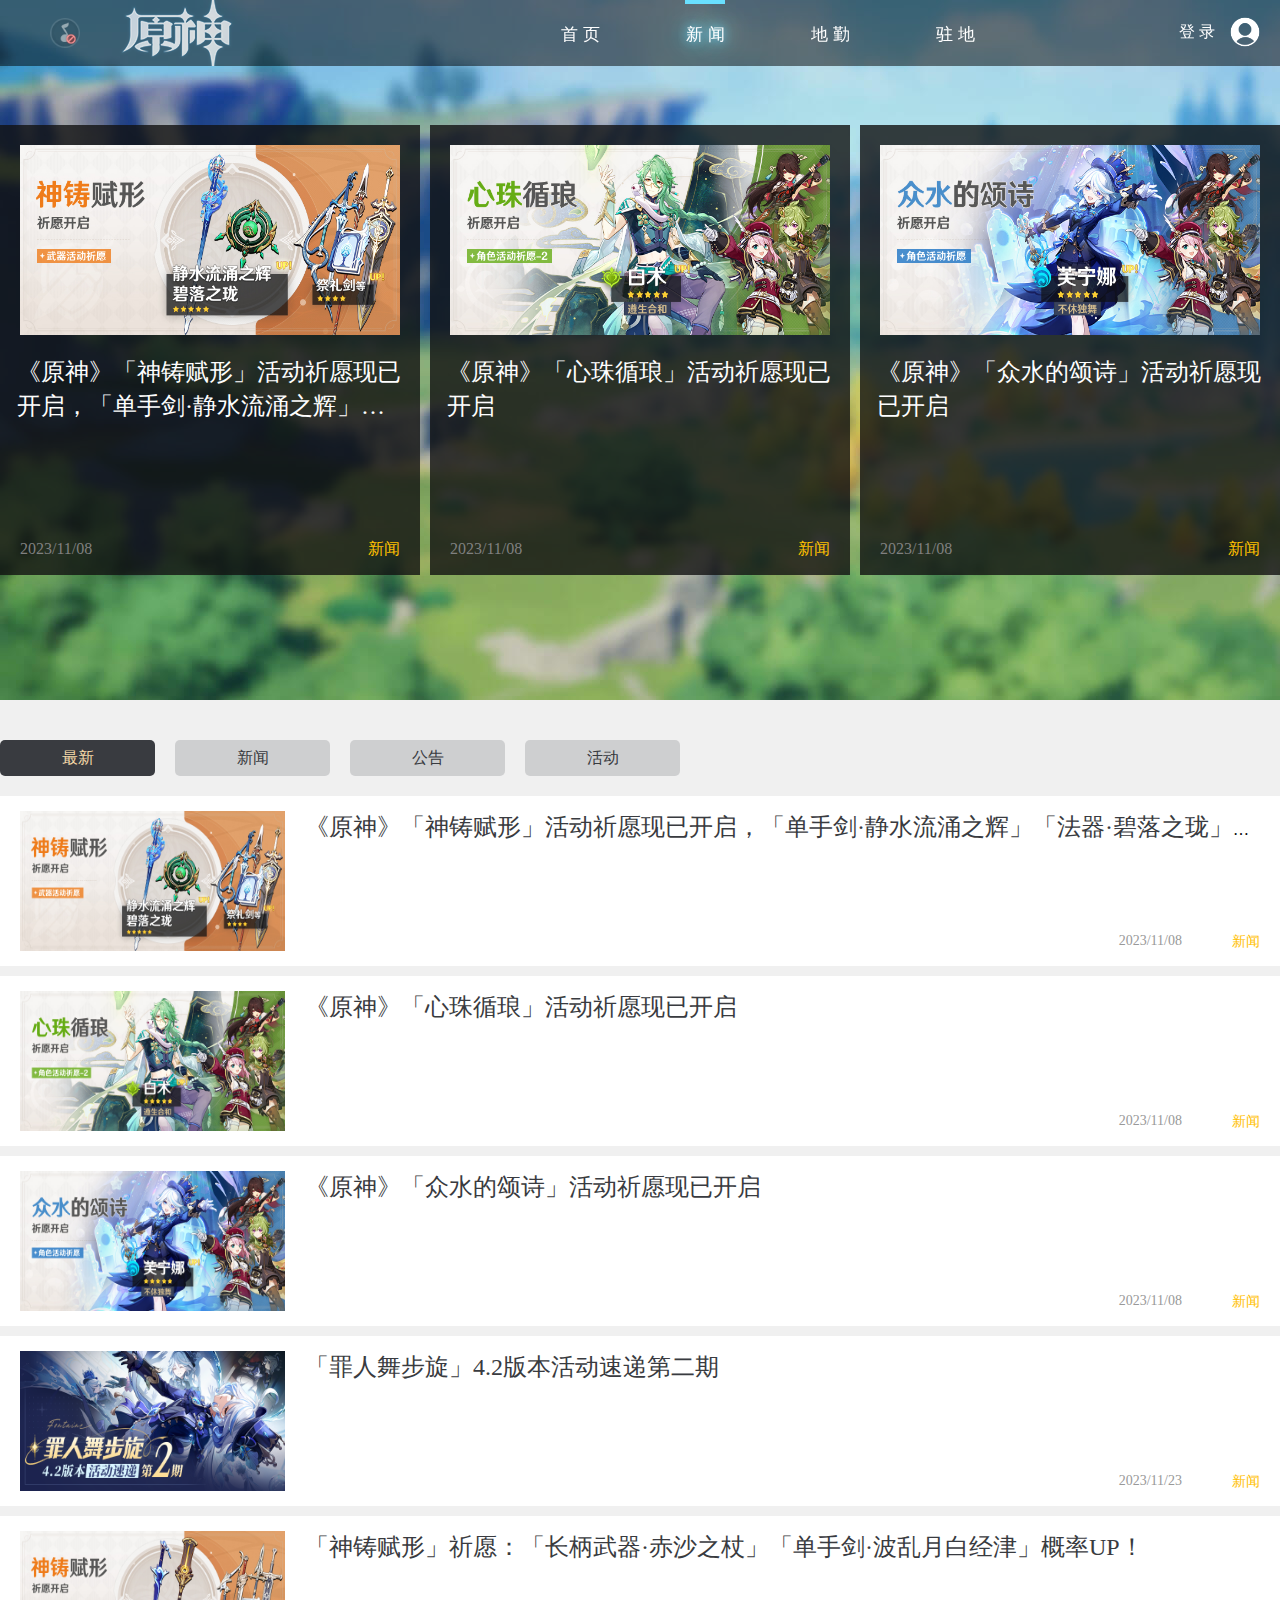
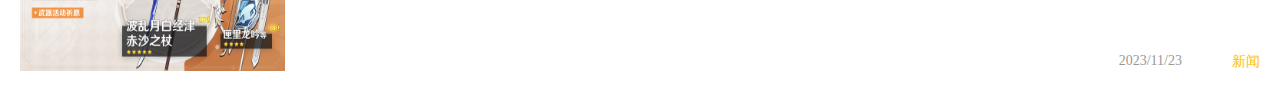
<file: new.html>
﻿<!DOCTYPE html>
<html lang="en">
<head>
  <meta charset="UTF-8">
  <meta name="viewport" content="width=device-width, initial-scale=1.0">
  <title>十堰高中联盟官方网站</title>
  <link rel="stylesheet" href="./css/index.css">
  <link rel="stylesheet" href="./css/new.css">
</head>
<body>
  <!-- 导航条 -->
  <div class="navs">
    <div class="logo">
      <img src="./img/music1.png" alt="" class="active">
      <img src="./img/music.png" alt="">
      <audio>
        <source src="./music/bgmusic.mp3" type="audio/mp3">
      </audio>
    </div>
    <div class="nav">
      <div class="blue"></div>
      <ul>
        <li><a href="./index.html">首 页</a></li>
        <li class="active"><a href="./new.html">新 闻</a></li>
        <li><a href="./yyhs.html">地 勤</a></li>
        <li><a href="./world.html">驻 地</a></li>
      </ul>
    </div>
    <a href="./land.html" class="land">
      <span>登 录</span>
      <img src="./img/head.png" alt="">
    </a>
    <div class="exit">退出登录</div>
  </div>
  <!-- 简介 -->
  <div class="summarizes">
    <div class="summarize">
      <ul>
        <li>
          <div class="img">
            <img src="./img/summarizeImg1.jpg" alt="">
          </div>
          <div class="text">《原神》「神铸赋形」活动祈愿现已开启，「单手剑·静水流涌之辉」「法器·碧落之珑」概率UP！</div>
          <div class="time">2023/11/08</div>
          <div class="more">新闻</div>
        </li>
        <li>
          <div class="img">
            <img src="./img/summarizeImg2.jpg" alt="">
          </div>
          <div class="text">《原神》「心珠循琅」活动祈愿现已开启</div>
          <div class="time">2023/11/08</div>
          <div class="more">新闻</div>
        </li>
        <li>
          <div class="img">
            <img src="./img/summarizeImg3.jpg" alt="">
          </div>
          <div class="text">《原神》「众水的颂诗」活动祈愿现已开启</div>
          <div class="time">2023/11/08</div>
          <div class="more">新闻</div>
        </li>
      </ul>
    </div>
  </div>
  <!-- 内容 -->
  <div class="new">
    <div class="nav">
      <ul>
        <li class="active">最新</li>
        <li>新闻</li>
        <li>公告</li>
        <li>活动</li>
      </ul>
    </div>
    <div class="contents">
      <div class="content active">
        <ul>
          <li>
            <div class="img">
              <img src="./img/content1.1.jpg" alt="">
            </div>
            <div class="text">
              <span>《原神》「神铸赋形」活动祈愿现已开启，「单手剑·静水流涌之辉」「法器·碧落之珑」概率UP！</span>
            </div>
            <div class="more">
              <div class="time">2023/11/08</div>
              <div class="title">新闻</div>
            </div>
          </li>
          <li>
            <div class="img">
              <img src="./img/content1.2.jpg" alt="">
            </div>
            <div class="text">
              <span>《原神》「心珠循琅」活动祈愿现已开启</span>
            </div>
            <div class="more">
              <div class="time">2023/11/08</div>
              <div class="title">新闻</div>
            </div>
          </li>
          <li>
            <div class="img">
              <img src="./img/content1.3.jpg" alt="">
            </div>
            <div class="text">
              <span>《原神》「众水的颂诗」活动祈愿现已开启</span>
            </div>
            <div class="more">
              <div class="time">2023/11/08</div>
              <div class="title">新闻</div>
            </div>
          </li>
          <li>
            <div class="img">
              <img src="./img/content1.4.png" alt="">
            </div>
            <div class="text">
              <span>「罪人舞步旋」4.2版本活动速递第二期</span>
            </div>
            <div class="more">
              <div class="time">2023/11/23</div>
              <div class="title">新闻</div>
            </div>
          </li>
          <li>
            <div class="img">
              <img src="./img/content1.5.jpg" alt="">
            </div>
            <div class="text">
              <span>「神铸赋形」祈愿：「长柄武器·赤沙之杖」「单手剑·波乱月白经津」概率UP！</span>
            </div>
            <div class="more">
              <div class="time">2023/11/23</div>
              <div class="title">新闻</div>
            </div>
          </li>
        </ul>
      </div>
      <div class="content">
        <ul>
          <li>
            <div class="img">
              <img src="./img/content1.1.jpg" alt="">
            </div>
            <div class="text">
              <span>《原神》「神铸赋形」活动祈愿现已开启，「单手剑·静水流涌之辉」「法器·碧落之珑」概率UP！</span>
            </div>
            <div class="more">
              <div class="time">2023/11/08</div>
              <div class="title">新闻</div>
            </div>
          </li>
          <li>
            <div class="img">
              <img src="./img/content1.2.jpg" alt="">
            </div>
            <div class="text">
              <span>《原神》「心珠循琅」活动祈愿现已开启</span>
            </div>
            <div class="more">
              <div class="time">2023/11/08</div>
              <div class="title">新闻</div>
            </div>
          </li>
          <li>
            <div class="img">
              <img src="./img/content1.3.jpg" alt="">
            </div>
            <div class="text">
              <span>《原神》「众水的颂诗」活动祈愿现已开启</span>
            </div>
            <div class="more">
              <div class="time">2023/11/08</div>
              <div class="title">新闻</div>
            </div>
          </li>
          <li>
            <div class="img">
              <img src="./img/content1.4.png" alt="">
            </div>
            <div class="text">
              <span>「罪人舞步旋」4.2版本活动速递第二期</span>
            </div>
            <div class="more">
              <div class="time">2023/11/23</div>
              <div class="title">新闻</div>
            </div>
          </li>
          <li>
            <div class="img">
              <img src="./img/content1.5.jpg" alt="">
            </div>
            <div class="text">
              <span>「神铸赋形」祈愿：「长柄武器·赤沙之杖」「单手剑·波乱月白经津」概率UP！</span>
            </div>
            <div class="more">
              <div class="time">2023/11/23</div>
              <div class="title">新闻</div>
            </div>
          </li>
        </ul>
      </div>
      <div class="content">
        <ul>
          <li>
            <div class="img">
              <img src="./img/content3.1.png" alt="">
            </div>
            <div class="text">
              <span>《原神》祈愿概率公示</span>
            </div>
            <div class="more">
              <div class="time"></div>
            </div>
          </li>
          <li>
            <div class="img">
              <img src="./img/content3.2.jpg" alt="">
            </div>
            <div class="text">
              <span>《原神》3.5版本「风花的呼吸」更新说明</span>
            </div>
            <div class="more">
              <div class="time">2023/03/01</div>
            </div>
          </li>
          <li>
            <div class="img">
              <img src="./img/content3.3.png" alt="">
            </div>
            <div class="text">
              <span>《原神》「风花的呼吸」3.5版本更新维护预告</span>
            </div>
            <div class="more">
              <div class="time">2023/02/27</div>
            </div>
          </li>
          <li>
            <div class="img">
              <img src="./img/content3.4.jpg" alt="">
            </div>
            <div class="text">
              <span>《原神》预下载已开启</span>
            </div>
            <div class="more">
              <div class="time">2023/01/16</div>
            </div>
          </li>
          <li>
            <div class="img">
              <img src="./img/content3.5.jpg" alt="">
            </div>
            <div class="text">
              <span>《原神》3.4版本「磬弦奏华夜」更新维护预告</span>
            </div>
            <div class="more">
              <div class="time">2023/01/16</div>
            </div>
          </li>
        </ul>
      </div>
      <div class="content">
        <ul>
          <li>
            <div class="img">
              <img src="./img/content4.1.jpg" alt="">
            </div>
            <div class="text">
              <span>《原神》「神工天巧」活动即将开启</span>
            </div>
            <div class="more">
              <div class="time">2022/02/28</div>
            </div>
          </li>
          <li>
            <div class="img">
              <img src="./img/content4.2.jpg" alt="">
            </div>
            <div class="text">
              <span>「岩港奇珍行记」网页活动说明</span>
            </div>
            <div class="more">
              <div class="time">2020/11/02</div>
            </div>
          </li>
          <li>
            <div class="img">
              <img src="./img/content4.3.jpg" alt="">
            </div>
            <div class="text">
              <span>《原神》月夕祝颂-万份空月祝福相赠</span>
            </div>
            <div class="more">
              <div class="time">2020/10/01</div>
            </div>
          </li>
          <li>
            <div class="img">
              <img src="./img/content4.4.jpg" alt="">
            </div>
            <div class="text">
              <span>“在尘世的相逢”抖音《原神》公测主播招募</span>
            </div>
            <div class="more">
              <div class="time">2020/09/28</div>
            </div>
          </li>
          <li>
            <div class="img">
              <img src="./img/content4.5.jpg" alt="">
            </div>
            <div class="text">
              <span>“在尘世的相逢”快手直播《原神》主播招募活动开启</span>
            </div>
            <div class="more">
              <div class="time">2020/09/16</div>
            </div>
          </li>
        </ul>
      </div>
    </div>
  </div>
  <div class="elevator">
    <img src="./img/elevator.png" alt="">
  </div>
  <script src="./js/allneeds.js"></script>
  <script src="./js/new.js"></script>
</body>
</html>
</file>
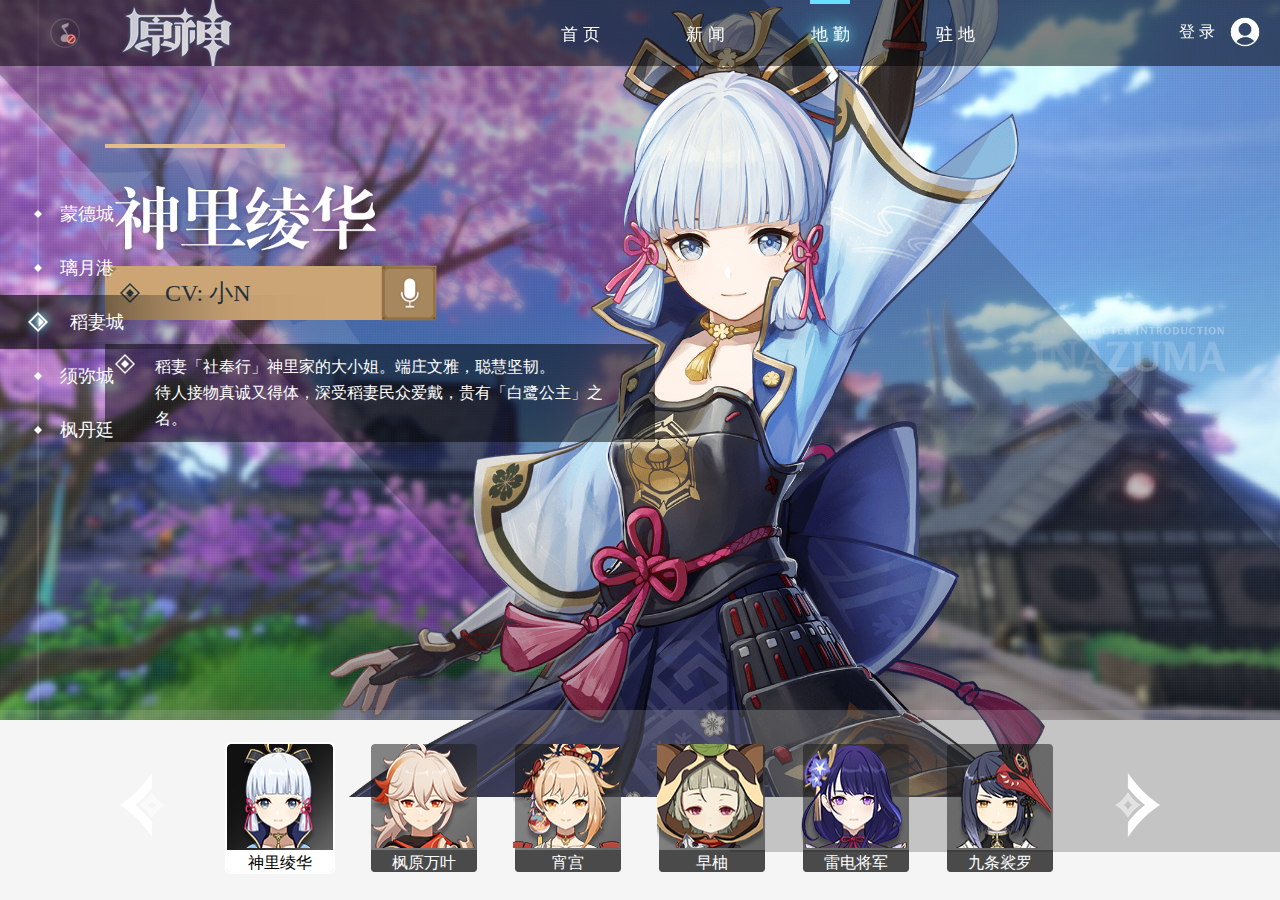
<file: syyz.html>
﻿<!DOCTYPE html>
<html lang="en">
<head>
  <meta charset="UTF-8">
  <meta name="viewport" content="width=device-width, initial-scale=1.0">
  <title>十堰高中联盟官网-市一</title>
  <link rel="stylesheet" href="./css/index.css">
  <link rel="stylesheet" href="./css/role.css">
</head>
<body>
  <!-- 导航条 -->
  <div class="navs">
    <div class="logo">
      <img src="./img/music1.png" alt="" class="active">
      <img src="./img/music.png" alt="">
      <audio>
        <source src="./music/bgmusic.mp3" type="audio/mp3">
      </audio>
    </div>
    <div class="nav">
      <div class="blue"></div>
      <ul>
        <li><a href="./index.html">首 页</a></li>
        <li><a href="./new.html">新 闻</a></li>
        <li class="active"><a href="./yyhs.html">地 勤</a></li>
        <li><a href="./world.html">驻 地</a></li>
      </ul>
    </div>
    <a href="./land.html" class="land">
      <span>登 录</span>
      <img src="./img/head.png" alt="">
    </a>
    <div class="exit">退出登录</div>
  </div>
  <!-- 内容 -->
  <div class="role active1">  
    <div class="roleBg">
      <img src="./img/roleBg3.1.jpg" alt="" class="active">
      <img src="./img/roleBg3.2.jpg" alt="">  
      <img src="./img/roleBg.png" alt="" class="active"> 
    </div>  
    <div class="nav">
      <div class="bg"></div>
      <ul>
        <li>蒙德城</li>
        <li>璃月港</li>
        <li class="active">稻妻城</li>
        <li>须弥城</li>
        <li>枫丹廷</li>
      </ul>
    </div>
    <div class="role1">
      <ul>
        <li class="active">
          <img src="./img/role3.1.png" alt="">
          <img src="./img/role7Logo.png" alt="">
          <div class="content">
            <div class="top"></div>
            <img src="./img/role3.1name.png" alt="">
            <div class="dub">
              <span>CV: 小N</span>
              <img src="./img/role1DubLogo.png" alt="" class="active">
              <img src="./img/role1DubLogo1.gif" alt="">
            </div>
            <div class="introduction">
              <span>
                稻妻「社奉行」神里家的大小姐。端庄文雅，聪慧坚韧。
                <br>           
                待人接物真诚又得体，深受稻妻民众爱戴，贵有「白鹭公主」之名。
              </span>
            </div>
          </div>
        </li>
        <li>
          <img src="./img/role3.2.png" alt="">
          <img src="./img/role1Logo.png" alt="">
          <div class="content">
            <div class="top"></div>
            <img src="./img/role3.2name.png" alt="">
            <div class="dub">
              <span>CV: 斑马</span>
              <img src="./img/role1DubLogo.png" alt="" class="active">
              <img src="./img/role1DubLogo1.gif" alt="">
            </div>
            <div class="introduction">
              <span>
                稻妻出身的浪人武士。为人谦和，个性温顺。
                <br>           
                年轻潇洒的外表下埋藏着许多往事。看似随性，心中却有独属于自己的行事准则。
              </span>
            </div>
          </div>
        </li>
        <li>
          <img src="./img/role3.3.png" alt="">
          <img src="./img/role6Logo.png" alt="">
          <div class="content">
            <div class="top"></div>
            <img src="./img/role3.3name.png" alt="">
            <div class="dub">
              <span>CV: 金娜</span>
              <img src="./img/role1DubLogo.png" alt="" class="active">
              <img src="./img/role1DubLogo1.gif" alt="">
            </div>
            <div class="introduction">
              <span>
                才华横溢的烟花工匠，「长野原烟花店」的现任店主，被誉为「夏祭的女王」。
                <br>           
                热情似火的少女。未泯的童心与匠人的执着在她身上交织出了奇妙的焰色反应。
              </span>
            </div>
          </div>
        </li>
        <li>
          <img src="./img/role3.4.png" alt="">
          <img src="./img/role1Logo.png" alt="">
          <div class="content">
            <div class="top"></div>
            <img src="./img/role3.4name.png" alt="">
            <div class="dub">
              <span>CV: Sakula小舞</span>
              <img src="./img/role1DubLogo.png" alt="" class="active">
              <img src="./img/role1DubLogo1.gif" alt="">
            </div>
            <div class="introduction">
              <span>
                早柚——隶属于秘密组织「终末番」的特别忍者，对睡眠和长高有着异乎常人的追求。
                <br>           
                掌握一切可用于逃跑、隐蔽的忍术，以此为自己创造偷懒睡觉的机会。
                <br>           
                如此神奇的手段，或许会有意想不到的用途。
              </span>
            </div>
          </div>
        </li>
        <li>
          <img src="./img/role3.5.png" alt="">
          <img src="./img/role3Logo.png" alt="">
          <div class="content">
            <div class="top"></div>
            <img src="./img/role3.5name.png" alt="">
            <div class="dub">
              <span>CV: 菊花花</span>
              <img src="./img/role1DubLogo.png" alt="" class="active">
              <img src="./img/role1DubLogo1.gif" alt="">
            </div>
            <div class="introduction">
              <span>
                雷电将军——此世最殊胜威怖的雷霆化身，稻妻幕府的最高主宰。
                <br>           
                挟威权之鸣雷，逐永恒之孤道的寂灭者。
              </span>
            </div>
          </div>
        </li>
        <li>
          <img src="./img/role3.6.png" alt="">
          <img src="./img/role3Logo.png" alt="">
          <div class="content">
            <div class="top"></div>
            <img src="./img/role3.6name.png" alt="">
            <div class="dub">
              <span>CV: 杨梦露</span>
              <img src="./img/role1DubLogo.png" alt="" class="active">
              <img src="./img/role1DubLogo1.gif" alt="">
            </div>
            <div class="introduction">
              <span>
                天领奉行的将领。行如风，言如誓，是位魄力过人的女性。
                <br>           
                她有着「神的笃信者」之名，将全部忠心都奉献给了雷电将军。
                <br>           
                将军所追求的「永恒」，也是她愿意为之而战的信念。
              </span>
            </div>
          </div>
        </li>        
        <li>
          <img src="./img/role3.7.png" alt="">
          <img src="./img/role5Logo.png" alt="">
          <div class="content">
            <div class="top"></div>
            <img src="./img/role3.7name.png" alt="">
            <div class="dub">
              <span>CV: 龟娘</span>
              <img src="./img/role1DubLogo.png" alt="" class="active">
              <img src="./img/role1DubLogo1.gif" alt="">
            </div>
            <div class="introduction">
              <span>
                心海是海祇岛的「现人神巫女」，也就是现任海祇岛最高领袖。
                <br>           
                她通读兵法、擅长谋略，在军事上有着独特见解，也能将内政、外交等工作处理得井井有条。
                <br>           
                不过，这位人们眼中深不可测的领导者，似乎也有不为人知的一面…
              </span>
            </div>
          </div>
        </li>
        <li>
          <img src="./img/role3.8.png" alt="">
          <img src="./img/role6Logo.png" alt="">
          <div class="content">
            <div class="top"></div>
            <img src="./img/role3.8name.png" alt="">
            <div class="dub">
              <span>CV: 张沛</span>
              <img src="./img/role1DubLogo.png" alt="" class="active">
              <img src="./img/role1DubLogo1.gif" alt="">
            </div>
            <div class="introduction">
              <span>
                社奉行神里家的家政官，同时也是活跃在稻妻的「地头蛇」。
                <br>           
                为人友善又富有亲和力，不论身处何处都能轻易融入人群。
                <br>           
                乍看似乎是个非常随性的人，实际上却很有责任感。无论对待工作或人际都有着格外认真的一面。
              </span>
            </div>
          </div>
        </li>
        <li>
          <img src="./img/role3.9.png" alt="">
          <img src="./img/role2Logo.png" alt="">
          <div class="content">
            <div class="top"></div>
            <img src="./img/role3.9name.png" alt="">
            <div class="dub">
              <span>CV: 刘照坤</span>
              <img src="./img/role1DubLogo.png" alt="" class="active">
              <img src="./img/role1DubLogo1.gif" alt="">
            </div>
            <div class="introduction">
              <span>
                鬼族后裔，性格豪爽热血的快意男儿。
                <br>           
                如风一般迅猛，也如雷一般夺目。
              </span>
            </div>
          </div>
        </li>
        <li>
          <img src="./img/role3.10.png" alt="">
          <img src="./img/role2Logo.png" alt="">
          <div class="content">
            <div class="top"></div>
            <img src="./img/role3.10name.png" alt="">
            <div class="dub">
              <span>CV: 杨昕燃</span>
              <img src="./img/role1DubLogo.png" alt="" class="active">
              <img src="./img/role1DubLogo1.gif" alt="">
            </div>
            <div class="introduction">
              <span>
                海祇军大将。身具领兵者威严的同时，又无高位者的倨傲。 
                <br>           
                无论何时何地都深受部下信赖，能让人毫无负担地寄托后背与心灵。
              </span>
            </div>
          </div>
        </li>
        <li>
          <img src="./img/role3.11.png" alt="">
          <img src="./img/role3Logo.png" alt="">
          <div class="content">
            <div class="top"></div>
            <img src="./img/role3.11name.png" alt="">
            <div class="dub">
              <span>CV: 杜冥鸦</span>
              <img src="./img/role1DubLogo.png" alt="" class="active">
              <img src="./img/role1DubLogo1.gif" alt="">
            </div>
            <div class="introduction">
              <span>
                掌管鸣神大社的大巫女、狐之血脉的延续者、「永恒」的眷属与友人，以及，轻小说出版社「八重堂」的恐怖总编…
                <br>           
                有着多重身份的神秘宫司，凡人们或许永远无法了解她的真面目与真心。
              </span>
            </div>
          </div>
        </li>
        <li>
          <img src="./img/role3.12.png" alt="">
          <img src="./img/role5Logo.png" alt="">
          <div class="content">
            <div class="top"></div>
            <img src="./img/role3.12name.png" alt="">
            <div class="dub">
              <span>CV: 赵路</span>
              <img src="./img/role1DubLogo.png" alt="" class="active">
              <img src="./img/role1DubLogo1.gif" alt="">
            </div>
            <div class="introduction">
              <span>
                社奉行神里家现任家主。总有办法以周全的手段实现自身目的。不过，鲜少有人知道他如今最在意的「目的」是什么。
              </span>
            </div>
          </div>
        </li>
        <li>
          <img src="./img/role3.13.png" alt="">
          <img src="./img/role3Logo.png" alt="">
          <div class="content">
            <div class="top"></div>
            <img src="./img/role3.13name.png" alt="">
            <div class="dub">
              <span>CV: 杨凝</span>
              <img src="./img/role1DubLogo.png" alt="" class="active">
              <img src="./img/role1DubLogo1.gif" alt="">
            </div>
            <div class="introduction">
              <span>
                「荒泷派」的二把手。脸上戴着一只造型别致的面铠，不苟言笑。
                <br>           
                很少有人知道，为什么这种级别的人才会跑去混街头帮派。更没有人知道，她面铠下藏着怎样的真容。
                <br>           
                至少大家表面上都这么说。虽然可能，知情人…也没那么少。
              </span>
            </div>
          </div>
        </li>
        <li>
          <img src="./img/role3.14.png" alt="">
          <img src="./img/role1Logo.png" alt="">
          <div class="content">
            <div class="top"></div>
            <img src="./img/role3.14name.png" alt="">
            <div class="dub">
              <span>CV: 林景</span>
              <img src="./img/role1DubLogo.png" alt="" class="active">
              <img src="./img/role1DubLogo1.gif" alt="">
            </div>
            <div class="introduction">
              <span>
                天领奉行的天才少年侦探，直觉敏锐，心思巧妙。无论面对何种悬案，都能用出人意料的方式揭开真相。
              </span>
            </div>
          </div>
        </li>
        <li>
          <img src="./img/role3.15.png" alt="">
          <img src="./img/role4Logo.png" alt="">
          <div class="content">
            <div class="top"></div>
            <img src="./img/role3.15name.png" alt="">
            <div class="dub">
              <span>CV: 孙艳琦</span>
              <img src="./img/role1DubLogo.png" alt="" class="active">
              <img src="./img/role1DubLogo1.gif" alt="">
            </div>
            <div class="introduction">
              <span>
                稻妻快递公司「狛荷屋」的送货员，长有两条好动的尾巴，是一只热爱人类社会的「猫又」。
              </span>
            </div>
          </div>
        </li>
      </ul>     
    </div>
    <div class="roles">
      <div class="left">
        <img src="./img/roleLeft.png" alt="">
      </div>
      <div class="middle">
        <ul>
          <li class="active" data-id="1">
            <img src="./img/role3.title1.png" alt="">
            <span>神里绫华</span>
          </li>
          <li data-id="2">
            <img src="./img/role3.title2.png" alt="">
            <span>枫原万叶</span>
          </li>
          <li data-id="3">
            <img src="./img/role3.title3.png" alt="">
            <span>宵宫</span>
          </li>
          <li data-id="4">
            <img src="./img/role3.title4.png" alt="">
            <span>早柚</span>
          </li>
          <li data-id="5">
            <img src="./img/role3.title5.png" alt="">
            <span>雷电将军</span>
          </li>
          <li data-id="6">
            <img src="./img/role3.title6.png" alt="">
            <span>九条裟罗</span>
          </li>
          <li data-id="7">
            <img src="./img/role3.title7.png" alt="">
            <span>珊瑚宮心海</span>
          </li>
          <li data-id="8">
            <img src="./img/role3.title8.png" alt="">
            <span>托马</span>
          </li>
          <li data-id="9">
            <img src="./img/role3.title9.png" alt="">
            <span>荒泷一斗</span>
          </li>
          <li data-id="10">
            <img src="./img/role3.title10.png" alt="">
            <span>五郎</span>
          </li>
          <li data-id="11">
            <img src="./img/role3.title11.png" alt="">
            <span>八重神子</span>
          </li>
          <li data-id="12">
            <img src="./img/role3.title12.png" alt="">
            <span>神里绫人</span>
          </li>
          <li data-id="13">
            <img src="./img/role3.title13.png" alt="">
            <span>久岐忍</span>
          </li>
          <li data-id="14">
            <img src="./img/role3.title14.png" alt="">
            <span>鹿野院平藏</span>
          </li>
          <li data-id="15">
            <img src="./img/role3.title15.png" alt="">
            <span>绮良良</span>
          </li>
        </ul>
      </div>
      <div class="right">
        <img src="./img/roleRight.png" alt="">
      </div>
    </div>
  </div>
  <script src="./js/allneeds.js"></script>
  <script src="./js/role.js"></script>
</body>
</html>
</file>
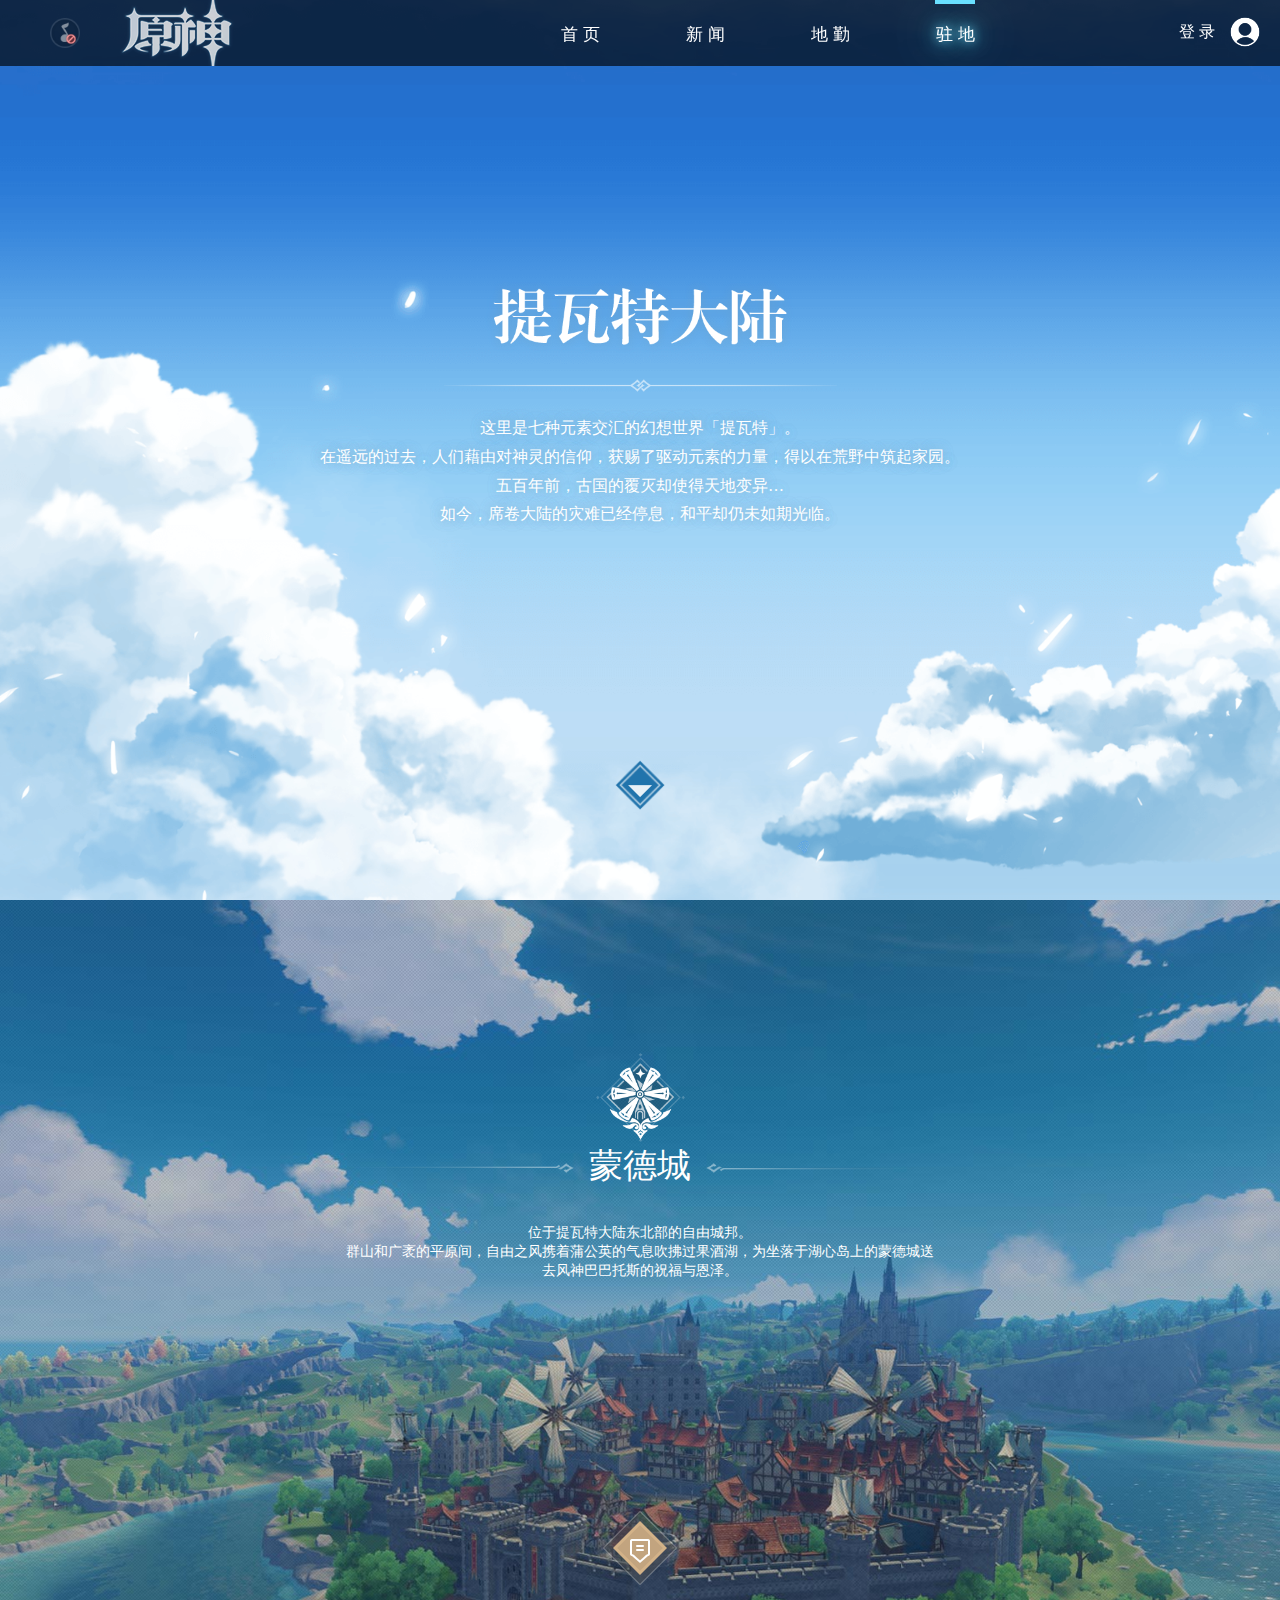
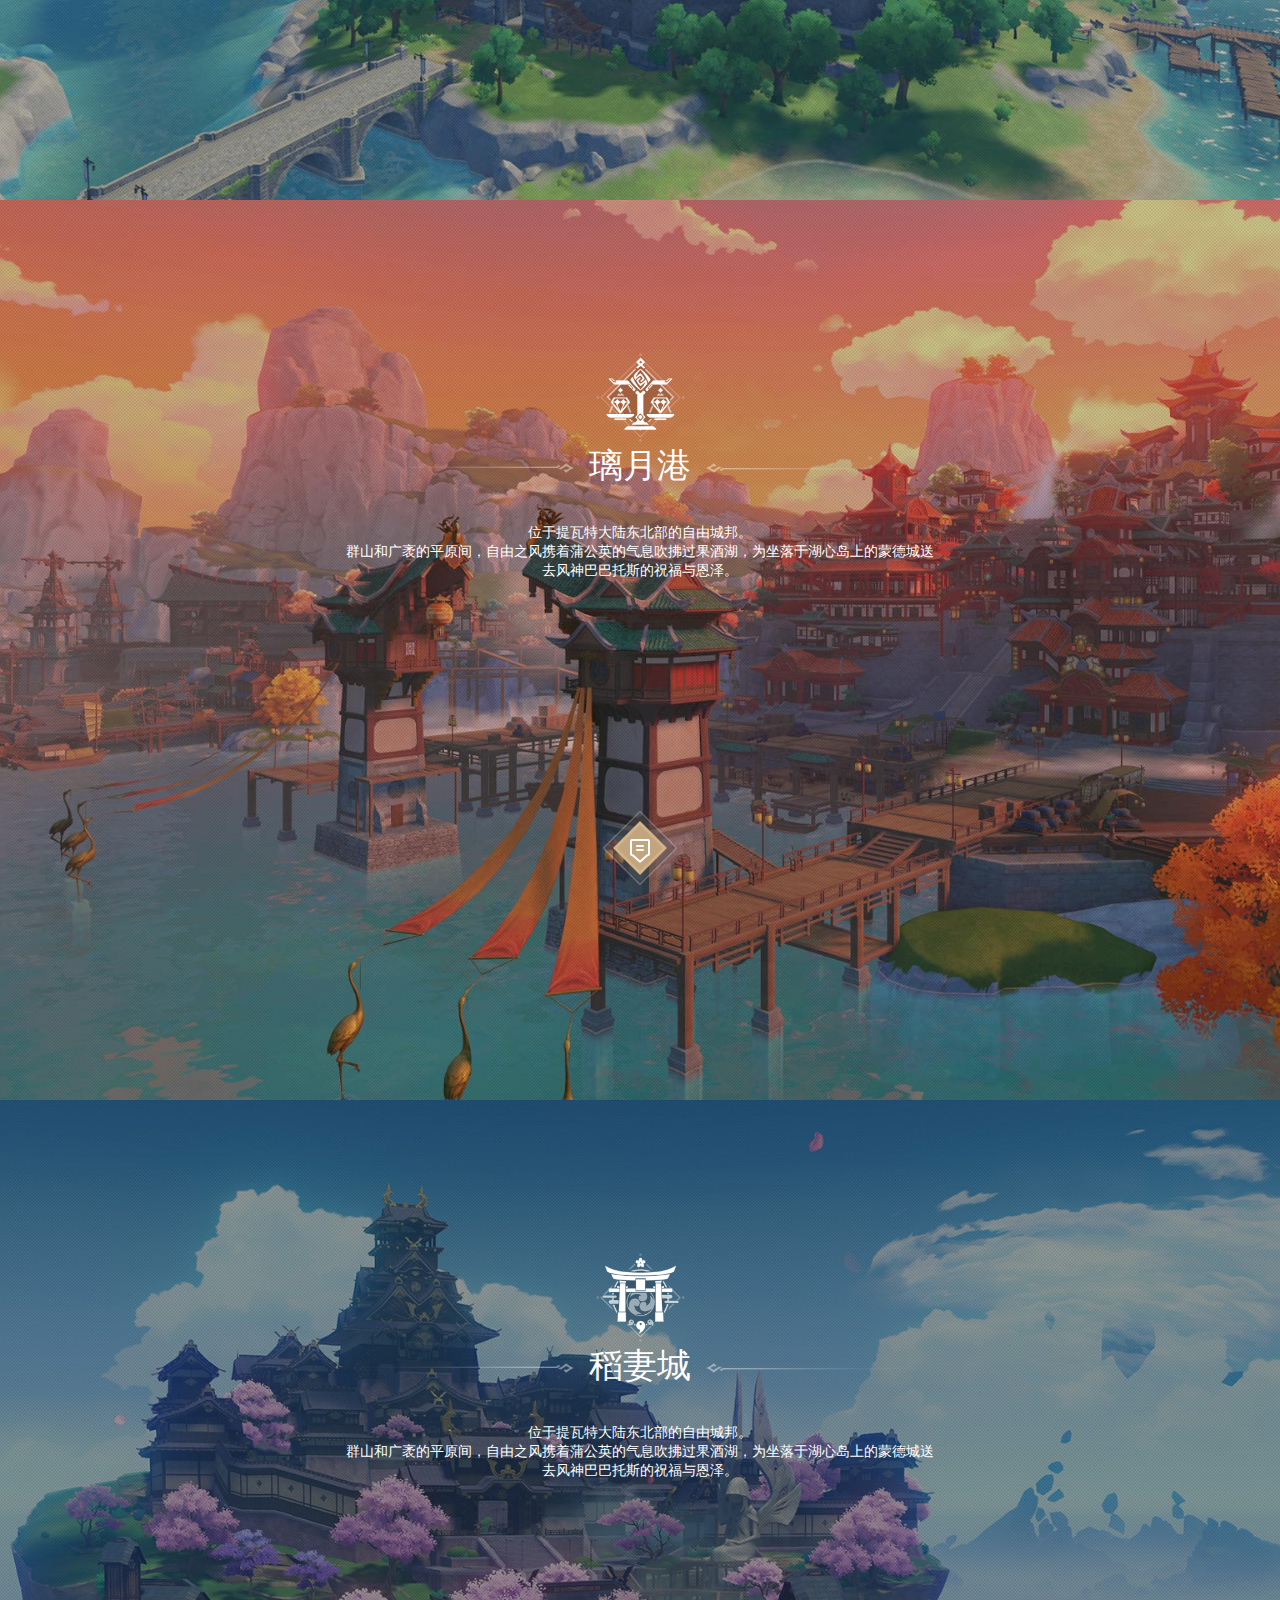
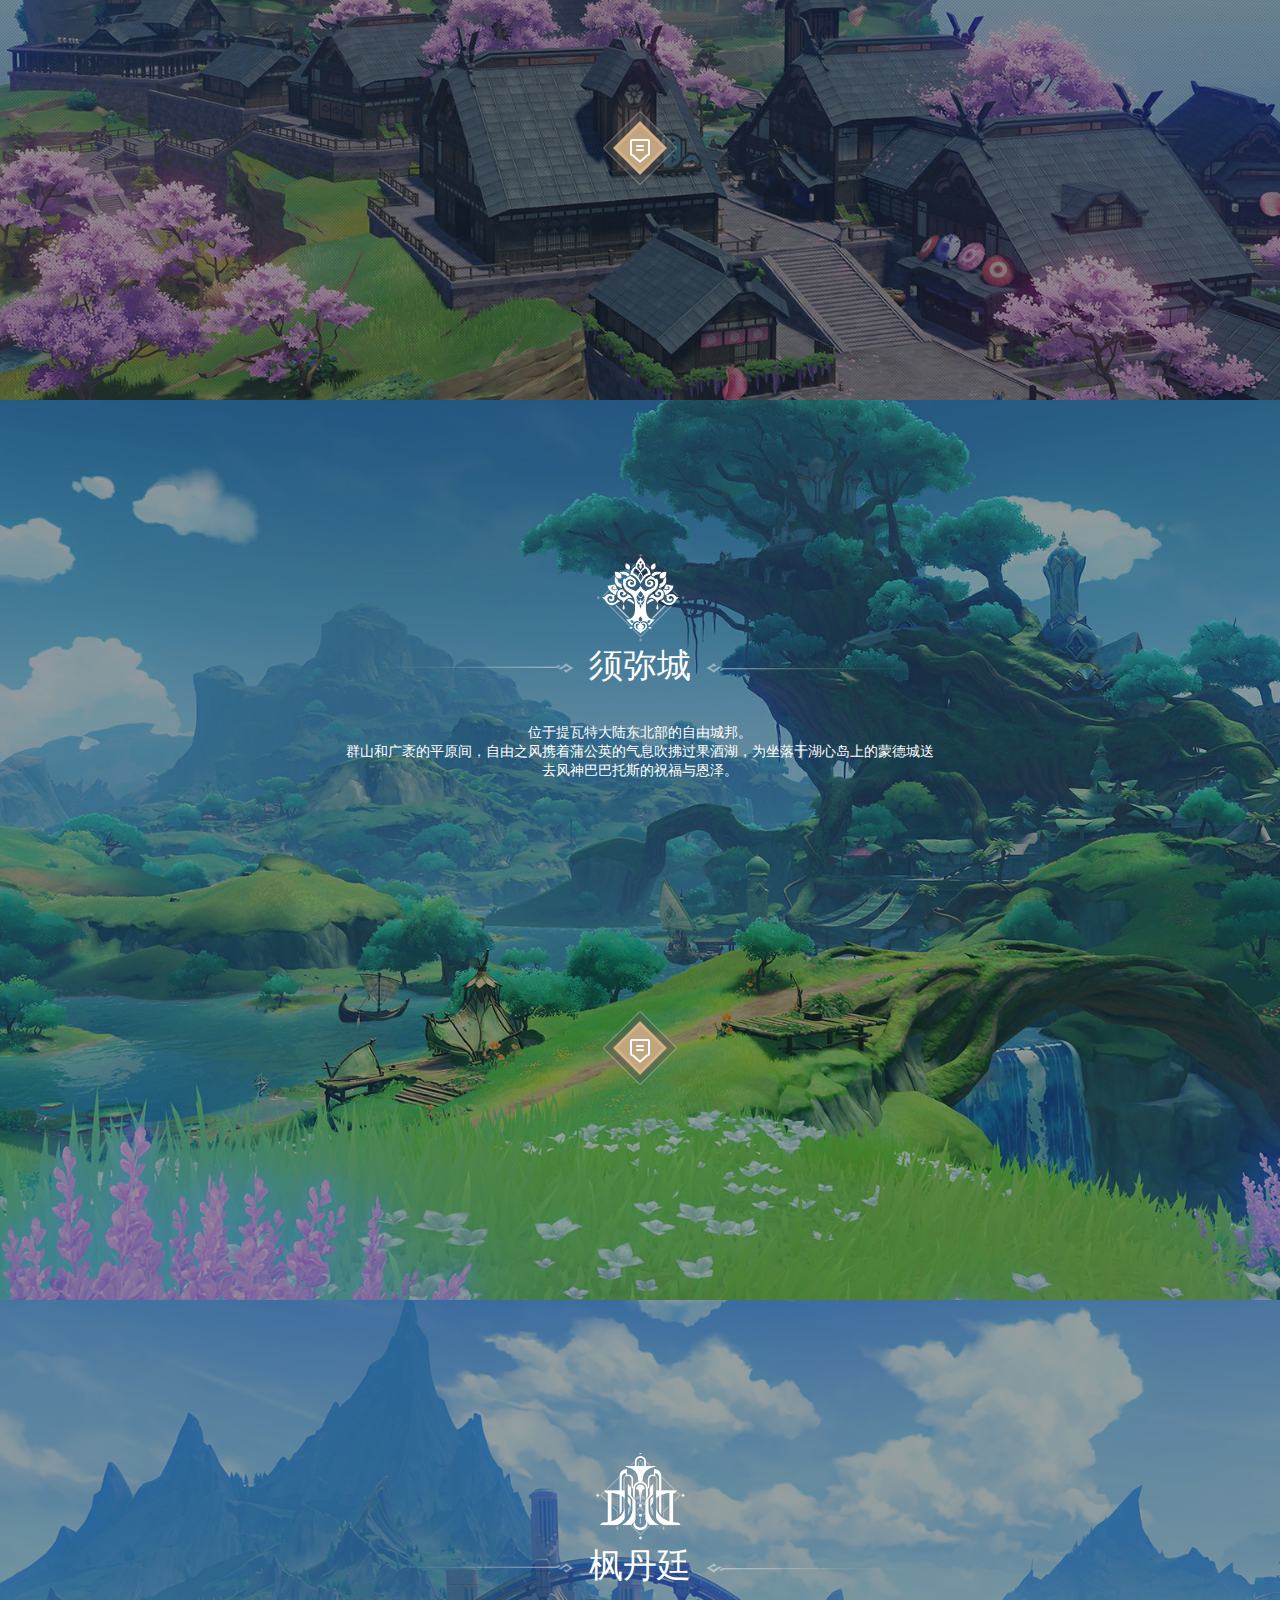
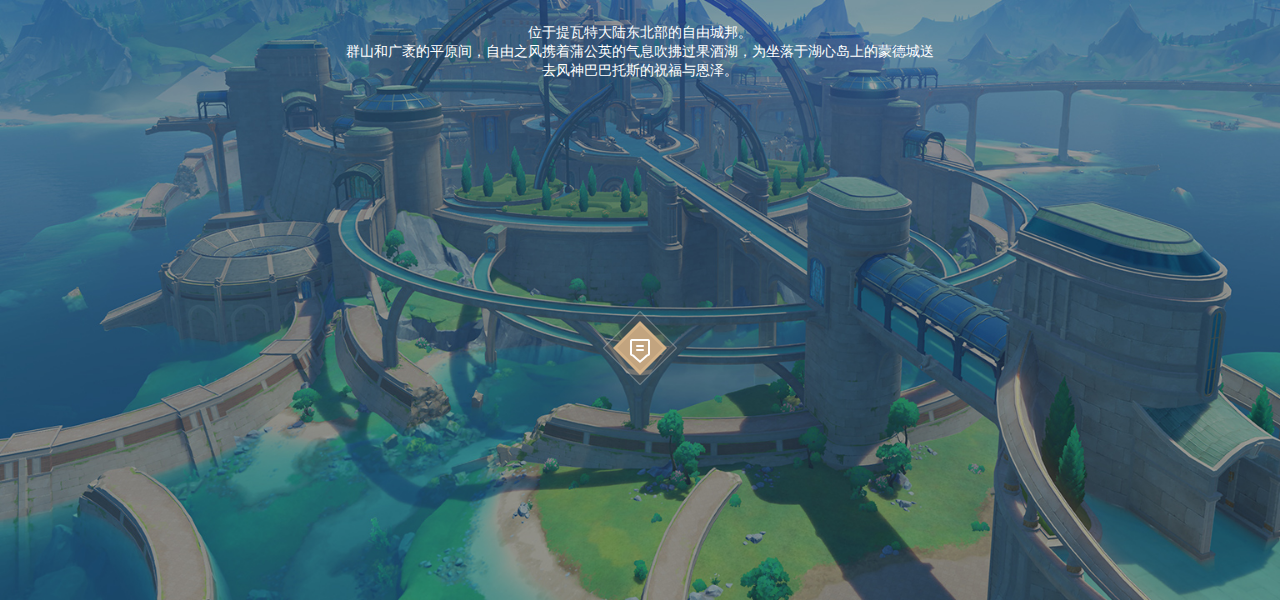
<file: world.html>
<!DOCTYPE html>
<html lang="en">
<head>
  <meta charset="UTF-8">
  <meta name="viewport" content="width=device-width, initial-scale=1.0">
  <title>十堰高中联盟官方网站</title>
  <link rel="stylesheet" href="./css/index.css">
  <link rel="stylesheet" href="./css/world.css">
</head>
<body>
  <!-- 导航条 -->
  <div class="navs">
    <div class="logo">
      <img src="./img/music1.png" alt="" class="active">
      <img src="./img/music.png" alt="">
      <audio>
        <source src="./music/bgmusic.mp3" type="audio/mp3">
      </audio>
    </div>
    <div class="nav">
      <div class="blue"></div>
      <ul>
        <li><a href="./index.html">首 页</a></li>
        <li><a href="./new.html">新 闻</a></li>
        <li><a href="./yyhs.html">地 勤</a></li>
        <li class="active"><a href="./world.html">驻 地</a></li>
      </ul>
    </div>
    <a href="./land.html" class="land">
      <span>登 录</span>
      <img src="./img/head.png" alt="">
    </a>
    <div class="exit">退出登录</div>
  </div>
  <!-- 世界 -->
  <div class="world1">
    <div class="img">
      <img src="./img/worldBg1.1.png" alt="">
      <img src="./img/worldBg1.2.png" alt="">
    </div>   
    <div class="text">
      <span>这里是七种元素交汇的幻想世界「提瓦特」。<br></span>
      <span>在遥远的过去，人们藉由对神灵的信仰，获赐了驱动元素的力量，得以在荒野中筑起家园。<br></span>
      <span>五百年前，古国的覆灭却使得天地变异…<br></span>
      <span>如今，席卷大陆的灾难已经停息，和平却仍未如期光临。</span>
    </div>
    <div class="next">
      <img src="./img/worldBg1.4.png" alt="">
      <img src="./img/worldBg1.5.png" alt="">
      <img src="./img/worldBg1.3.png" alt="">
    </div>
  </div>
  <div class="world2">
    <div class="img">
      <img src="./img/worldBg2.1.png" alt="">
      <img src="./img/worldBg2.2.png" alt="">
      <span>蒙德城</span>
      <img src="./img/worldBg2.2.png" alt="">
    </div>
    <div class="text">
      <span>位于提瓦特大陆东北部的自由城邦。</span>
      <br>
      <span>群山和广袤的平原间，自由之风携着蒲公英的气息吹拂过果酒湖，为坐落于湖心岛上的蒙德城送去风神巴巴托斯的祝福与恩泽。</span>
    </div>
    <div class="more">
      <img src="./img/worldBg2.3.png" alt="">
      <img src="./img/worldBg2.4.png" alt="">
    </div>
  </div>
  <div class="world3">
    <div class="img">
      <img src="./img/worldBg3.1.png" alt="">
      <img src="./img/worldBg2.2.png" alt="">
      <span>璃月港</span>
      <img src="./img/worldBg2.2.png" alt="">
    </div>
    <div class="text">
      <span>位于提瓦特大陆东北部的自由城邦。</span>
      <br>
      <span>群山和广袤的平原间，自由之风携着蒲公英的气息吹拂过果酒湖，为坐落于湖心岛上的蒙德城送去风神巴巴托斯的祝福与恩泽。</span>
    </div>
    <div class="more">
      <img src="./img/worldBg2.3.png" alt="">
      <img src="./img/worldBg2.4.png" alt="">
    </div>
  </div>
  <div class="world4">
    <div class="img">
      <img src="./img/worldBg4.1.png" alt="">
      <img src="./img/worldBg2.2.png" alt="">
      <span>稻妻城</span>
      <img src="./img/worldBg2.2.png" alt="">
    </div>
    <div class="text">
      <span>位于提瓦特大陆东北部的自由城邦。</span>
      <br>
      <span>群山和广袤的平原间，自由之风携着蒲公英的气息吹拂过果酒湖，为坐落于湖心岛上的蒙德城送去风神巴巴托斯的祝福与恩泽。</span>
    </div>
    <div class="more">
      <img src="./img/worldBg2.3.png" alt="">
      <img src="./img/worldBg2.4.png" alt="">
    </div>
  </div>
  <div class="world5">
    <div class="img">
      <img src="./img/worldBg5.1.png" alt="">
      <img src="./img/worldBg2.2.png" alt="">
      <span>须弥城</span>
      <img src="./img/worldBg2.2.png" alt="">
    </div>
    <div class="text">
      <span>位于提瓦特大陆东北部的自由城邦。</span>
      <br>
      <span>群山和广袤的平原间，自由之风携着蒲公英的气息吹拂过果酒湖，为坐落于湖心岛上的蒙德城送去风神巴巴托斯的祝福与恩泽。</span>
    </div>
    <div class="more">
      <img src="./img/worldBg2.3.png" alt="">
      <img src="./img/worldBg2.4.png" alt="">
    </div>
  </div>
  <div class="world6">
    <div class="img">
      <img src="./img/worldBg6.1.png" alt="">
      <img src="./img/worldBg2.2.png" alt="">
      <span>枫丹廷</span>
      <img src="./img/worldBg2.2.png" alt="">
    </div>
    <div class="text">
      <span>位于提瓦特大陆东北部的自由城邦。</span>
      <br>
      <span>群山和广袤的平原间，自由之风携着蒲公英的气息吹拂过果酒湖，为坐落于湖心岛上的蒙德城送去风神巴巴托斯的祝福与恩泽。</span>
    </div>
    <div class="more">
      <img src="./img/worldBg2.3.png" alt="">
      <img src="./img/worldBg2.4.png" alt="">
    </div>
  </div>
  <div class="jump">
    <div class="bg"></div>
    <ul>
      <li>
        <span class="active">首 页</span>
        <div class="icon"></div>
      </li>
      <li>
        <span>蒙 德</span>
        <div class="icon"></div>
      </li>
      <li>
        <span>璃 月</span>
        <div class="icon"></div>
      </li>
      <li>
        <span>稻 妻</span>
        <div class="icon"></div>
      </li>
      <li>
        <span>须 弥</span>
        <div class="icon"></div>
      </li>
      <li>
        <span>枫 丹</span>
        <div class="icon"></div>
      </li>
    </ul>
  </div>
  <script src="./js/allneeds.js"></script>
  <script src="./js/world.js"></script>
</body>
</html>
</file>
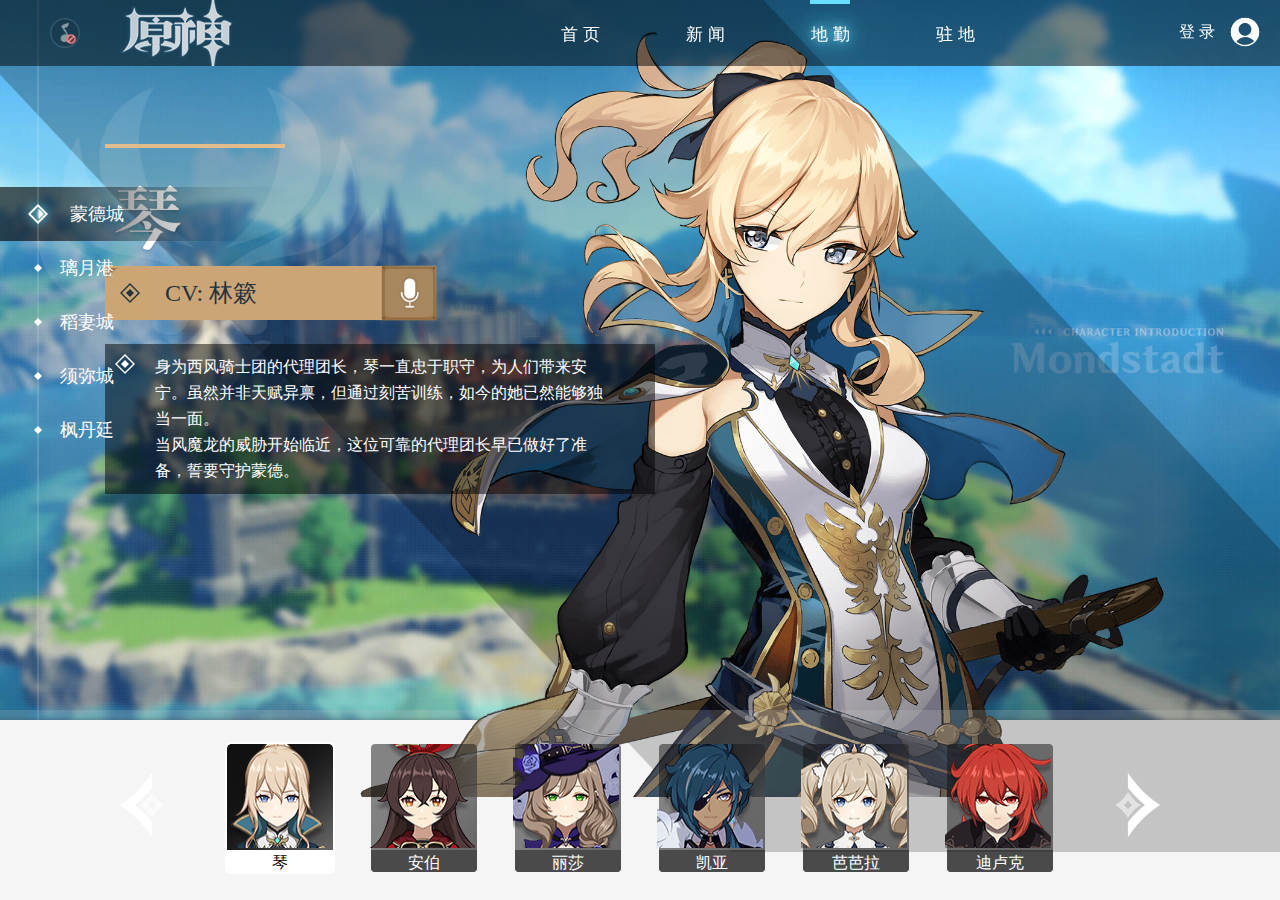
<file: yyhs.html>
﻿<!DOCTYPE html>
<html lang="en">
<head>
  <meta charset="UTF-8">
  <meta name="viewport" content="width=device-width, initial-scale=1.0">
  <title>十堰高中联盟官网-郧阳</title>
  <link rel="stylesheet" href="./css/index.css">
  <link rel="stylesheet" href="./css/role.css">
</head>
<body>
  <!-- 导航条 -->
  <div class="navs">
    <div class="logo">
      <img src="./img/music1.png" alt="" class="active">
      <img src="./img/music.png" alt="">
      <audio>
        <source src="./music/bgmusic.mp3" type="audio/mp3">
      </audio>
    </div>
    <div class="nav">
      <div class="blue"></div>
      <ul>
        <li><a href="./index.html">首 页</a></li>
        <li><a href="./new.html">新 闻</a></li>
        <li class="active"><a href="./mengde.html">地 勤</a></li>
        <li><a href="./world.html">驻 地</a></li>
      </ul>
    </div>
    <a href="./land.html" class="land">
      <span>登 录</span>
      <img src="./img/head.png" alt="">
    </a>
    <div class="exit">退出登录</div>
  </div>
  <!-- 内容 -->
  <div class="role active1">  
    <div class="roleBg">
      <img src="./img/roleBg1.1.jpg" alt="" class="active">
      <img src="./img/roleBg1.2.jpg" alt="">  
      <img src="./img/roleBg.png" alt="" class="active"> 
    </div>  
    <div class="nav">
      <div class="bg"></div>
      <ul>
        <li class="active">蒙德城</li>
        <li>璃月港</li>
        <li>稻妻城</li>
        <li>须弥城</li>
        <li>枫丹廷</li>
      </ul>
    </div>
    <div class="role1">
      <ul>
        <li class="active">
          <img src="./img/role1.1.png" alt="">
          <img src="./img/role1Logo.png" alt="">
          <div class="content">
            <div class="top"></div>
            <img src="./img/role1.1name.png" alt="">
            <div class="dub">
              <span>CV: 林簌</span>
              <img src="./img/role1DubLogo.png" alt="" class="active">
              <img src="./img/role1DubLogo1.gif" alt="">
            </div>
            <div class="introduction">
              <span>
                身为西风骑士团的代理团长，琴一直忠于职守，为人们带来安宁。虽然并非天赋异禀，但通过刻苦训练，如今的她已然能够独当一面。
                <br>           
                当风魔龙的威胁开始临近，这位可靠的代理团长早已做好了准备，誓要守护蒙德。
              </span>
            </div>
          </div>
        </li>
        <li>
          <img src="./img/role1.2.png" alt="">
          <img src="./img/role6Logo.png" alt="">
          <div class="content">
            <div class="top"></div>
            <img src="./img/role1.2name.png" alt="">
            <div class="dub">
              <span>CV: 蔡书瑾</span>
              <img src="./img/role1DubLogo.png" alt="" class="active">
              <img src="./img/role1DubLogo1.gif" alt="">
            </div>
            <div class="introduction">
              <span>
                活泼率直的少女，是蒙德城中唯一的侦察骑士。
                <br>           
                擅长使用风之翼的安柏，连续三年蝉联蒙德城的「飞行冠军」。
                <br>           
                作为西风骑士团的新星，今天的安柏依然活跃在第一线。
              </span>
            </div>
          </div>
        </li>
        <li>
          <img src="./img/role1.3.png" alt="">
          <img src="./img/role3Logo.png" alt="">
          <div class="content">
            <div class="top"></div>
            <img src="./img/role1.3name.png" alt="">
            <div class="dub">
              <span>CV: 钟可</span>
              <img src="./img/role1DubLogo.png" alt="" class="active">
              <img src="./img/role1DubLogo1.gif" alt="">
            </div>
            <div class="introduction">
              <span>
                她是钟情于睡眠的知性魔女。
                <br>           
                作为西风骑士团图书馆的管理员，聪明的丽莎总能以最有效的方式将遇到的问题统统解决。
                <br>           
                虽然看似慵懒，但处变不惊的她似乎早已将一切尽数掌控。
              </span>
            </div>
          </div>
        </li>
        <li>
          <img src="./img/role1.4.png" alt="">
          <img src="./img/role7Logo.png" alt="">
          <div class="content">
            <div class="top"></div>
            <img src="./img/role1.4name.png" alt="">
            <div class="dub">
              <span>CV: 孙晔</span>
              <img src="./img/role1DubLogo.png" alt="" class="active">
              <img src="./img/role1DubLogo1.gif" alt="">
            </div>
            <div class="introduction">
              <span>
                在西风骑士团里，凯亚是代理团长最信任的副手。凡是交托于他的任务，总能得到解决。
                <br>           
                在蒙德城中，风趣幽默的他同样深受人们的喜爱，然而这位谈吐不凡的骑士隐约有着什么不为人知的秘密。
              </span>
            </div>
          </div>
        </li>
        <li>
          <img src="./img/role1.5.png" alt="">
          <img src="./img/role5Logo.png" alt="">
          <div class="content">
            <div class="top"></div>
            <img src="./img/role1.5name.png" alt="">
            <div class="dub">
              <span>CV: 宋媛媛</span>
              <img src="./img/role1DubLogo.png" alt="" class="active">
              <img src="./img/role1DubLogo1.gif" alt="">
            </div>
            <div class="introduction">
              <span>
                既是西风教会的祈礼牧师，又是蒙德城的闪耀偶像。
                <br>           
                对于习惯了传统吟游诗人的蒙德来说，「偶像」是还不习惯的新生事物。但在蒙德，人人都爱芭芭拉。
                <br>           
                这就是自由之都的自由精神——对大家投来的喜爱，芭芭拉是这样满怀感激地总结的。
              </span>
            </div>
          </div>
        </li>
        <li>
          <img src="./img/role1.6.png" alt="">
          <img src="./img/role6Logo.png" alt="">
          <div class="content">
            <div class="top"></div>
            <img src="./img/role1.6name.png" alt="">
            <div class="dub">
              <span>CV: 马洋</span>
              <img src="./img/role1DubLogo.png" alt="" class="active">
              <img src="./img/role1DubLogo1.gif" alt="">
            </div>
            <div class="introduction">
              <span>
                身为蒙德城第一富豪，风度翩翩的迪卢克总是以完美的贵公子形象示人。
                <br>           
                然而他真实的一面，是秉承坚定信念的战士，他那「不惜一切守护蒙德」的意志犹如火焰般炽热，令他能以恐怖的攻势，毫不留情地将一切敌人击溃。
              </span>
            </div>
          </div>
        </li>        
        <li>
          <img src="./img/role1.7.png" alt="">
          <img src="./img/role3Logo.png" alt="">
          <div class="content">
            <div class="top"></div>
            <img src="./img/role1.7name.png" alt="">
            <div class="dub">
              <span>CV: 周帅</span>
              <img src="./img/role1DubLogo.png" alt="" class="active">
              <img src="./img/role1DubLogo1.gif" alt="">
            </div>
            <div class="introduction">
              <span>
                在蒙德坊间的传闻里，有人说他是被狼收养的弃婴，有人说他是狼灵的化身…
                <br>           
                利爪与苍雷在飞驰，狼永远与荒野为伴。
                <br>           
                时至今日，狼少年仍凭借他野兽般的直觉，在林间与狼群一起奔猎。
              </span>
            </div>
          </div>
        </li>
        <li>
          <img src="./img/role1.8.png" alt="">
          <img src="./img/role1Logo.png" alt="">
          <div class="content">
            <div class="top"></div>
            <img src="./img/role1.8name.png" alt="">
            <div class="dub">
              <span>CV: 喵☆酱</span>
              <img src="./img/role1DubLogo.png" alt="" class="active">
              <img src="./img/role1DubLogo1.gif" alt="">
            </div>
            <div class="introduction">
              <span>
                来路不明的吟游诗人，有时唱一些老掉牙的旧诗，有时又会唱出谁也没听过的新歌。
                <br>           
                喜欢苹果和热闹的气氛，讨厌奶酪和一切黏糊糊的物质。
                <br>           
                在引导「风」的元素力时，元素的塑形往往外显为羽毛，因为他很中意看上去轻飘飘的东西。
              </span>
            </div>
          </div>
        </li>
        <li>
          <img src="./img/role1.9.png" alt="">
          <img src="./img/role6Logo.png" alt="">
          <div class="content">
            <div class="top"></div>
            <img src="./img/role1.9name.png" alt="">
            <div class="dub">
              <span>CV: 花玲</span>
              <img src="./img/role1DubLogo.png" alt="" class="active">
              <img src="./img/role1DubLogo1.gif" alt="">
            </div>
            <div class="introduction">
              <span>
                西风骑士团，火花骑士！永远伴随闪光与爆炸出现！
                <br>           
                ——然后在琴团长严厉的目光注视下默默消失。
                <br>           
                虽然新炸药的配方，很多都是在被关禁闭的时候想出来的……
                <br>           
                但如果不被关禁闭的话，就更好了。
              </span>
            </div>
          </div>
        </li>
        <li>
          <img src="./img/role1.10.png" alt="">
          <img src="./img/role6Logo.png" alt="">
          <div class="content">
            <div class="top"></div>
            <img src="./img/role1.10name.png" alt="">
            <div class="dub">
              <span>CV: 穆雪婷</span>
              <img src="./img/role1DubLogo.png" alt="" class="active">
              <img src="./img/role1DubLogo1.gif" alt="">
            </div>
            <div class="introduction">
              <span>
                蒙德城冒险家协会为数不多的年轻冒险家，一直被莫名的「不幸」所纠缠。
                <br>           
                他所创立的「班尼冒险团」，在「不幸」的影响下不断有成员长期告假，目前仅有团长一人在队活动，已处于解散边缘。
                <br>           
                但在班尼特诚恳的请求下，蒙德城冒险家协会接待员凯瑟琳小姐为他保留了「班尼冒险团」的编制，同时，也向他隐瞒了其他成员早已跳槽的事实。
              </span>
            </div>
          </div>
        </li>
        <li>
          <img src="./img/role1.11.png" alt="">
          <img src="./img/role2Logo.png" alt="">
          <div class="content">
            <div class="top"></div>
            <img src="./img/role1.11name.png" alt="">
            <div class="dub">
              <span>CV: 宴宁</span>
              <img src="./img/role1DubLogo.png" alt="" class="active">
              <img src="./img/role1DubLogo1.gif" alt="">
            </div>
            <div class="introduction">
              <span>
                和蒙德城大多数普通年轻人一样，诺艾尔梦想着成为一名光荣的西风骑士。
                <br>           
                尽管还没有获得骑士资格，她仍以女仆的身份在骑士团里工作，努力学习着骑士的言行礼仪。
                <br>           
                她始终相信，只要坚持努力，总有一天能穿上那副象征荣耀的甲胄。
              </span>
            </div>
          </div>
        </li>
        <li>
          <img src="./img/role1.12.png" alt="">
          <img src="./img/role3Logo.png" alt="">
          <div class="content">
            <div class="top"></div>
            <img src="./img/role1.12name.png" alt="">
            <div class="dub">
              <span>CV: Mace&赵悦程</span>
              <img src="./img/role1DubLogo.png" alt="" class="active">
              <img src="./img/role1DubLogo1.gif" alt="">
            </div>
            <div class="introduction">
              <span>
                自称「断罪之皇女」，与名为奥兹的漆黑夜鸦同行的神秘少女。
                <br>           
                目前正以调查员身份供职于冒险家协会。
                <br>           
                通过自己的特殊能力加上奇妙的个性，还有本人不愿意承认的努力，菲谢尔成为了冒险家协会调查员中的新星，且成功赢得了大家的认可。
              </span>
            </div>
          </div>
        </li>
        <li>
          <img src="./img/role1.13.png" alt="">
          <img src="./img/role1Logo.png" alt="">
          <div class="content">
            <div class="top"></div>
            <img src="./img/role1.13name.png" alt="">
            <div class="dub">
              <span>CV: 小敢</span>
              <img src="./img/role1DubLogo.png" alt="" class="active">
              <img src="./img/role1DubLogo1.gif" alt="">
            </div>
            <div class="introduction">
              <span>
                对世间万物抱有强烈好奇心的炼金术士，隶属于西风骑士团，是阿贝多的助手。研究方向为「生物炼金」。
                <br>           
                她希望用炼金术改造既有的生命形态，让这个世界更加丰富多彩。
                <br>           
                虽说改造过程中偶尔会出现一些过于奇异的产物，但总体而言，砂糖在「生物炼金」方面成就斐然。
              </span>
            </div>
          </div>
        </li>
        <li>
          <img src="./img/role1.14.png" alt="">
          <img src="./img/role5Logo.png" alt="">
          <div class="content">
            <div class="top"></div>
            <img src="./img/role1.14name.png" alt="">
            <div class="dub">
              <span>CV: 陈婷婷</span>
              <img src="./img/role1DubLogo.png" alt="" class="active">
              <img src="./img/role1DubLogo1.gif" alt="">
            </div>
            <div class="introduction">
              <span>
                神秘的少女占星术士，声称自己是「伟大的占星术士莫娜」，拥有与名号相符的不俗实力，博学而高傲。
                <br>           
                尽管过着拮据、清贫的生活，但她坚决不用占卜来牟利…正是这种坚持，导致莫娜总是在为生计发愁。
              </span>
            </div>
          </div>
        </li>
        <li>
          <img src="./img/role1.15.png" alt="">
          <img src="./img/role7Logo.png" alt="">
          <div class="content">
            <div class="top"></div>
            <img src="./img/role1.15name.png" alt="">
            <div class="dub">
              <span>CV: 诺亚</span>
              <img src="./img/role1DubLogo.png" alt="" class="active">
              <img src="./img/role1DubLogo1.gif" alt="">
            </div>
            <div class="introduction">
              <span>
                「猫尾酒馆」的超人气调酒师，蒙德酒业的超新星，传统势力的最大挑战者。
                <br>           
                出身于清泉镇的猫耳猫尾少女，只要经迪奥娜之手调制过的酒类，都会变成难以想象的美味佳酿。
                <br>           
                然而对于极度厌恶酒类的她来说，这到底是一种「祝福」还是「诅咒」呢？
              </span>
            </div>
          </div>
        </li>
        <li>
          <img src="./img/role1.16.png" alt="">
          <img src="./img/role2Logo.png" alt="">
          <div class="content">
            <div class="top"></div>
            <img src="./img/role1.16name.png" alt="">
            <div class="dub">
              <span>CV: Mace</span>
              <img src="./img/role1DubLogo.png" alt="" class="active">
              <img src="./img/role1DubLogo1.gif" alt="">
            </div>
            <div class="introduction">
              <span>
                阿贝多——现定居蒙德的炼金术士，效力于西风骑士团。
                <br>           
                「天才」、「白垩之子」或「调查队长」…他不怎么在意称号和名望，只专注于研究课题。
                <br>           
                财富和人脉不是他的目标。他渴望驾驭的，是从古到今深藏于人类头脑中的无上知识。
              </span>
            </div>
          </div>
        </li>
        <li>
          <img src="./img/role1.17.png" alt="">
          <img src="./img/role7Logo.png" alt="">
          <div class="content">
            <div class="top"></div>
            <img src="./img/role1.17name.png" alt="">
            <div class="dub">
              <span>CV: 张安琪</span>
              <img src="./img/role1DubLogo.png" alt="" class="active">
              <img src="./img/role1DubLogo1.gif" alt="">
            </div>
            <div class="introduction">
              <span>
                罗莎莉亚——蒙德城西风教会下属修女。
                <br>           
                除了打扮哪里都不像神职人员的怪异修女。冷淡、锋利，如刀锋般锐利的女人。
                <br>           
                行踪叵测，时常不告而别。身负着某种使命，但人们似乎并不明白她究竟代表着什么…
              </span>
            </div>
          </div>
        </li>
        <li>
          <img src="./img/role1.18.png" alt="">
          <img src="./img/role7Logo.png" alt="">
          <div class="content">
            <div class="top"></div>
            <img src="./img/role1.18name.png" alt="">
            <div class="dub">
              <span>CV: 子音</span>
              <img src="./img/role1DubLogo.png" alt="" class="active">
              <img src="./img/role1DubLogo1.gif" alt="">
            </div>
            <div class="introduction">
              <span>
                优菈——常年在外作战的「浪花骑士」，反叛的旧贵族末裔。
                <br>           
                生于旧日宗室，身负罪恶血脉之人，的确需要独特的处世技巧，才能在偏见的高墙下安然行走。当然，这并不妨碍她与家族决裂，作为卓越的「浪花骑士」，在外游猎蒙德的敌人，完成她那意义独特的「复仇」。
              </span>
            </div>
          </div>
        </li>
        <li>
          <img src="./img/role1.19.png" alt="">
          <img src="./img/role7Logo.png" alt="">
          <div class="content">
            <div class="top"></div>
            <img src="./img/role1.19name.png" alt="">
            <div class="dub">
              <span>CV: 沐霏</span>
              <img src="./img/role1DubLogo.png" alt="" class="active">
              <img src="./img/role1DubLogo1.gif" alt="">
            </div>
            <div class="introduction">
              <span>
                来自诺拉的机敏猎手。随时能为正当之事挽弓放箭。
              </span>
            </div>
          </div>
        </li>
        <li>
          <img src="./img/role1.20.png" alt="">
          <img src="./img/role7Logo.png" alt="">
          <div class="content">
            <div class="top"></div>
            <img src="./img/role1.20name.png" alt="">
            <div class="dub">
              <span>CV: 邓宥希</span>
              <img src="./img/role1DubLogo.png" alt="" class="active">
              <img src="./img/role1DubLogo1.gif" alt="">
            </div>
            <div class="introduction">
              <span>
                在远征队中担当前侦骨干的年轻骑士，为人安静低调，踏实地对待着每一份经手的工作，行军餐的美味程度可圈可点。
                <br>           
                只不过在与陌生人打交道时，总难免显露腼腆胆怯的一面。
              </span>
            </div>
          </div>
        </li>
      </ul>     
    </div>
    <div class="roles">
      <div class="left">
        <img src="./img/roleLeft.png" alt="">
      </div>
      <div class="middle">
        <ul>
          <li class="active" data-id="1">
            <img src="./img/role1.title1.png" alt="">
            <span>琴</span>
          </li>
          <li data-id="2">
            <img src="./img/role1.title2.png" alt="">
            <span>安伯</span>
          </li>
          <li data-id="3">
            <img src="./img/role1.title3.png" alt="">
            <span>丽莎</span>
          </li>
          <li data-id="4">
            <img src="./img/role1.title4.png" alt="">
            <span>凯亚</span>
          </li>
          <li data-id="5">
            <img src="./img/role1.title5.png" alt="">
            <span>芭芭拉</span>
          </li>
          <li data-id="6">
            <img src="./img/role1.title6.png" alt="">
            <span>迪卢克</span>
          </li>
          <li data-id="7">
            <img src="./img/role1.title7.png" alt="">
            <span>雷泽</span>
          </li>
          <li data-id="8">
            <img src="./img/role1.title8.png" alt="">
            <span>巴巴托斯</span>
          </li>
          <li data-id="9">
            <img src="./img/role1.title9.png" alt="">
            <span>可莉</span>
          </li>
          <li data-id="10">
            <img src="./img/role1.title10.png" alt="">
            <span>班尼特</span>
          </li>
          <li data-id="11">
            <img src="./img/role1.title11.png" alt="">
            <span>诺埃尔</span>
          </li>
          <li data-id="12">
            <img src="./img/role1.title12.png" alt="">
            <span>菲谢尔</span>
          </li>
          <li data-id="13">
            <img src="./img/role1.title13.png" alt="">
            <span>砂糖</span>
          </li>
          <li data-id="14">
            <img src="./img/role1.title14.png" alt="">
            <span>莫娜</span>
          </li>
          <li data-id="15">
            <img src="./img/role1.title15.png" alt="">
            <span>迪奥娜</span>
          </li>
          <li data-id="16">
            <img src="./img/role1.title16.png" alt="">
            <span>阿贝多</span>
          </li>
          <li data-id="17">
            <img src="./img/role1.title17.png" alt="">
            <span>罗莎莉亚</span>
          </li>
          <li data-id="18">
            <img src="./img/role1.title18.png" alt="">
            <span>优菈</span>
          </li>
          <li data-id="19">
            <img src="./img/role1.title19.png" alt="">
            <span>埃洛伊</span>
          </li>
          <li data-id="20">
            <img src="./img/role1.title20.png" alt="">
            <span>米卡</span>
          </li>
        </ul>
      </div>
      <div class="right">
        <img src="./img/roleRight.png" alt="">
      </div>
    </div>
  </div>
  <script src="./js/allneeds.js"></script>
  <script src="./js/role.js"></script>
</body>
</html>
</file>
<file: css/index.css>
*{
	margin: 0;
	padding: 0;
	font-size: 16px;
}

html{
	width: 100%;
	height: 100%;
}

body{
	position: static;
	width: 100%;
	height: 100%;
}

.index{
	position: relative;
	min-width: 1280px;
	width: 100%;
	height: 100%;
	background-image: url(../img/bg.jpg);
	background-repeat: no-repeat;
	background-size: cover;
}

.navs{
	position: fixed;
	display: flex;
	justify-content: space-between;
	width: 100%;
	height: 66px;
	top: 0;
	background-color: rgba(0, 0, 0, .5);
	z-index: 999;
}

.navs .logo{
	width: 362px;
	height: 100%;
	background-image: url(../img/logo1.png);
}

.navs .logo img{
	width: 30px;
	height: 30px;
	margin-left: 50px;
	margin-top: 18px;
	display: none;
}

.navs .logo img.active{
	display: block;
}

.navs .nav{
	flex: 1;
	margin-left: 156px;
	width: 500px;
	height: 100%;
}

.navs .nav .blue{
	margin-left: 42px;
	width: 40px;
	height: 4px;
	background-color: #69e0ff;
	transition: all .3s;
}

.navs .nav ul{
	display: flex;
	justify-content: space-around;
	width: 500px;
	height: 62px;
	line-height: 62px;
	list-style: none;
}

.navs .nav ul li a{
	font-size: 17px;
	text-decoration: none;
	color: white;
}

.navs .nav ul li.active{
	text-shadow: 0 0 10px #69e0ff, 0 0 20px #69e0ff, 0 0 40px #69e0ff;
}

.navs .land{
	display: flex;
	color: white;
	text-decoration: none;
	font-size: 18px;
	margin-top: 17px;
	margin-right: 20px;
}

.navs .land span{
	margin-right: 15px;
	height: 30px;
	line-height: 30px;
}

.navs .land img{
	width: 30px;
	height: 30px;
}

.navs .exit{
	position: absolute;
	right: 0;
	margin-top: 66px;
	width: 140px;
	height: 33px;
	text-align: center;
	line-height: 33px;
	background-color: rgba(0, 0, 0, .5);
	color: white;
	display: none;
	cursor: pointer;
}

.navs .exit.active{
	display: block;
}

.index .introduction{
	margin-left: 20px;
	margin-bottom: 20px;
	position: absolute;
	left: 0;
	bottom: 0;
	color: white;
}

.index .introduction span{
	display: block;
	margin-bottom: 5px;
}

.index .introduction a{
	margin-right: 20px;
	text-decoration: none;
	color: white;
	border-bottom: 1px solid white;
}

.index .img{
	display: flex;
	justify-content: space-between;
	position: absolute;
	bottom: 100px;
	left: 50%;
	transform: translateX(-50%);
}

.index .img .left{
	margin-right: 10px;
	position: relative;
	width: 94px;
	height: 94px;
}

.index .img .left img:nth-child(1){
	width: 30px;
	height: 30px;
	position: absolute;
	left: 50%;
	top: 50%;
	margin-top: -15px;
	margin-left: -15px;
}

.index .img .left img:nth-child(2){
	width: 100%;
	height: 100%;
}

.index .img .middle1 img{
	width: 94px;
	height: 94px;
}

.index .img .middle1{
	margin-right: 10px;
}

.index .img .middle2,
.index .img .middle3{
	margin-right: 10px;
	width: 155px;
	height: 95px;
}

.index .img .middle2 img,
.index .img .middle3 img{
	width: 155px;
	height: 44px;
}

.index .img .right img{
	width: 95px;
	height: 95px;
}

.index .x12{
	margin-right: 20px;
	margin-bottom: 20px;
	width: 100px;
	height: 130px;
	position: absolute;
	right: 0;
	bottom: 0;
}

.index .x12 img{
	width: 100%;
	height: 100%;
}

.index .icon{
	position: absolute;
	left: 50%;
	bottom: 0;

}

.index .icon ul{
	list-style: none;
}

.index .icon ul li:nth-child(1) span{
	position: absolute;
	bottom: 0;
}



.index .icon ul li:nth-child(2) span{
	position: absolute;
	bottom: 15px;
}

.index .icon ul li:nth-child(3) span{
	position: absolute;
	bottom: 30px;
}

.index .icon ul li span{
	font-size: 45px;
	transition: initial;
}

.index .icon ul li .color1{
	color: rgba(255,255,255,.9);	
}

.index .icon ul li .color2{
	color: rgba(255,255,255,.6);
}

.index .icon ul li .color3{
	color: rgba(255,255,255,.3);
}

.news{
	position: relative;
	width: 100%;
	min-width: 1280px;
	height: 910px;
	background-image: url(../img/bg1.jpg);
	background-repeat: no-repeat;
	background-size: cover;
	background-position: center center;
}

.news .title{
	position: absolute;
	top: 200px;
	left: 50%;
	margin-left: -462px;
	display: flex;
}

.news .title .left img{
	margin-top: 24px;
}

.news .title .text{
	margin: 0 40px 0 40px;
	font-size: 50px;
	color: white;
}

.news .title .right img{
	margin-top: 24px;
	transform-origin: center center;
	transform: rotate(180deg);
}

.news .banner{
	display: flex;
	position: absolute;
	top: 320px;
	left: 50%;
	margin-left: -640px;
	width: 1280px;
	height: 400px;
}

.news .banner .img{
	position: relative;
	width: 640px;
	height: 400px;
	overflow: hidden;
	cursor: pointer;
}

.news .banner .img img{
	width: 100%;
	height: 100%;
	display: none;
}

.news .banner .img img.active{
	display: block;
}

.news .banner .img ul{
	position: absolute;
	left: 50%;
	bottom: 10px;
	margin-left: -50px;
	display: flex;
	list-style: none;
}

.news .banner .img ul li{
	margin-right: 10px;
	width: 14px;
	height: 14px;
	border: 2px solid rgba(255,255,255,.6);
	border-radius: 50%;
}

.news .banner .img ul li.active{
	background-color: white;
}

.news .banner .text{
	position: relative;
	width: 640px;
	height: 400px;
	background-color: rgba(0,0,0,.5);
}

.news .banner .text .nav{
	margin-top: 30px;
	margin-left: 24px;
	width: 592px;
	cursor: pointer;
}

.news .banner .text .nav ul{
	display: flex;
	margin: 0;
	list-style: none;
	border-bottom: 3px solid rgba(255, 255, 255, .1);
}

.news .banner .text .nav ul li{
	width: 74px;
	height: 36px;
	color: white;
	text-align: center;
	line-height: 36px;
}

.news .banner .text .nav ul li .active{
	color: #ffd49f;
}

.news .banner .text .nav ul li span{
	font-size: 18px;
}

.news .banner .text .nav ul li .bottom{
	width: 100%;
	height: 3px;
	background-color: #ffd49f;
	display: none;
}

.news .banner .text .nav ul li .bottom.active{
	display: block;
}

.news .banner .text .new{
	margin-left: 24px;
	width: 592px;
}

.news .banner .text .new ul{
	display: none;
	list-style: none;
	color: white;
	cursor: pointer;
}

.news .banner .text .new ul.active{
	display: block;
}

.news .banner .text .new ul li{
	display: flex;
	justify-content: space-between;
	height: 50px;
	line-height: 50px;
	border-bottom: 2px solid rgba(255, 255, 255, .08);
}

.news .banner .text .new ul li:hover{
	background-color: rgba(255,255,255,0.06);
}

.news .banner .text .new ul li span{
	width: 480px;
	padding: 0 0 0 11px;
	overflow: hidden;
  text-overflow: ellipsis;
  white-space: nowrap;
}

.news .banner .text .new ul li .time{
	color: rgba(255,255,255,0.35);
}

.news .banner .text .more{
	position: absolute;
	bottom: 35px;
	right: 30px;
	font-size: 18px;
	line-height: 22px;
	color: rgba(255,255,255,.75);
	cursor: pointer;
	padding-left: 38px;
	background-image: url(../img/more.png);
	background-repeat: no-repeat;
	background-position: left center;
	background-size: 22px;
}

.news .banner .text .more:hover{
	color: rgba(255,212,159,0.75);
}

.worlds{
	min-width: 1280px;
}

.worlds ul{
	list-style: none;
}

.worlds ul li{
	width: 100%;
	height: 260px;
	overflow: hidden;
	cursor: pointer;
}

.worlds ul li .world{
	position: relative;
	width: 100%;
	height: 100%;
}

.worlds ul li .world .img{
	width: 100%;
	height: 100%;
	transition: all .5s;
}

.worlds ul li .world .logo{
	position: absolute;
	left: 50%;
	top: 50%;
	margin: -66px 0 0 -66px;
	width: 132px;
	height: 132px;
	z-index: 999;
}

.worlds ul li .world .logo img{
	width: 100%;
	height: 100%;
}

.worlds ul li .world .logo img:nth-child(2){
	position: absolute;
	left: 50%;
	top: 50%;
	margin-top: 30px;
	margin-left: -150px;
	width: 300px;
	height: 10px;
	transition: all .5s;
	display: none;
}

.worlds ul li .world .logo img:nth-child(2).active{
	display: block;
}

.worlds ul li .world .text{
	position: absolute;
	top: 0;
	width: 100%;
	height: 260px;
	text-align: center;
	line-height: 260px;
	background-color: rgba(0,0,0,.5);
	color: white;
}

.worlds ul li .world .text span{
	font-size: 36px;
}

.worlds ul li .world .text img{
	position: absolute;
	top: 0;
	left: 600px;
	transition: all .5s;
	display: none;
}

.worlds ul li .world .text img.active{
	display: block;
}

.worlds ul li .world .border{
	position: absolute;
	top: 0;
	left: 0;
	border: 5px solid white;
	display: none;
}

.worlds ul li .world .border.active{
	display: block;
}

audio{
	display: none;
}
</file>
<file: iconfont/iconfont.css>
@font-face {
  font-family: "iconfont"; /* Project id 4342132 */
  src: url('iconfont.woff2?t=1700661284966') format('woff2'),
       url('iconfont.woff?t=1700661284966') format('woff'),
       url('iconfont.ttf?t=1700661284966') format('truetype');
}

.iconfont {
  font-family: "iconfont" !important;
  font-size: 16px;
  font-style: normal;
  -webkit-font-smoothing: antialiased;
  -moz-osx-font-smoothing: grayscale;
}

.icon-a-xiala2:before {
  content: "\e621";
}
</file>
<file: css/role.css>
body{
  width: 100%;
  height: 100%;
}

.navs .nav .blue{
  transform: translateX(250px);
}

.role{
  position: relative;
  min-width: 1280px;
  width: 100%;
  height: 100%;
  min-height: 800px;
  overflow: hidden;
}

.role .roleBg img:nth-child(1),
.role .roleBg img:nth-child(2){
  width: 100%;
  height: 100%;
  display: none;
  animation: scale 8s linear;
}

.role .roleBg img:nth-child(3){
  position: absolute;
  top: -120px;
  left: -320px;
  transform: scale(0.8);
}

.role .roleBg img.active{
  display: block;
}

@keyframes scale {
  from{
    transform: scale(1);
  }
  to{
    transform: scale(1.1);
  }
}

.role .nav{
  position: absolute;
  top: 0;
  left: 0;
  width: 370px;
  height: 100%;
  z-index: 99;
}

.role .nav .bg{
  position: absolute;
  top: 0;
  left: 37px;
  width: 2px;
  height: 100%;
  background-color: rgba(255,255,255,0.14);
}

.role .nav ul{
  margin-top: 187px;
  list-style: none;
}

.role .nav ul li{
  padding-left: 60px;
  width: 300px;
  height: 54px;
  font-size: 18px;
  line-height: 54px;
  color: white;
  background-image: url(../img/roleNavBg2.png);
  background-repeat: no-repeat;
  background-position-x: 18px;
  background-position-y: center;
  cursor: pointer;
}

.role .nav ul li.active{
  padding-left: 70px;
  background-image: url(../img/roleNavBg1.png);
  background-repeat: no-repeat;
  background-position-x: left;
  background-position-y: center;
}

.role .role1{
  position: absolute;
  top: 0;
  right: 0;
  width: 85.6%;
  min-width: 1300px;
  height: 100%;
}

.role .role1 ul{
  list-style: none;
}

.role .role1 ul li{
  display: none;
}

.role .role1 ul li.active{
  display: block;
}

.role .role1 img{
  width: 100%;
  height: 100%;
}

.role .role1 img:nth-child(1){
  margin-left: 50px;
}

.role .role1 img:nth-child(2){
  position: absolute;
  top: 68px;
  left: 50px;
  width: 360px;
  height: 378px;
  opacity: 0.1;
}

.role .role1 .content{
  position: absolute;
  left: 125px;
  top: 144px;
  width: 550px;
}

.role .role1 .content .top{
  width: 180px;
  height: 4px;
  background-color: #e3bc8c;
}

.role .role1 .content img{
  position: absolute;
  left: 0;
  top: 4px;
  width: 400px;
  height: auto;
  margin-top: 20px;
  opacity: 1;
}

.role .role1 .content .dub{
  padding-left: 60px;
  position: absolute;
  top: 122px;
  width: 270px;
  height: 54px;
  background-image: url(../img/role1DubBg.jpg);
  background-repeat: no-repeat;
  background-color: #CCA576;
}

.role .role1 .content .dub span{
  font-size: 24px;
  line-height: 54px;
  color: #24333c;
}

.role .role1 .content .dub img{
  margin-left: 272px;
  margin-top: -9px;
  width: 64px;
  height: 64px;
  display: none;
}

.role .role1 .content .dub img.active{
  display: block;
}

.role .role1 .content .introduction{
  position: absolute;
  top: 200px;
  width: 100%;
  background-color: rgba(1,1,1,0.5);
  background-image: url(../img/role1.introductionBg.png);
  background-repeat: no-repeat;
  background-position-x: 10px;
  background-position-y: 10px;
}

.role .role1 .content .introduction span{
  display: block;
  margin-top: 10px;
  margin-left: 50px;
  margin-bottom: 10px;
  width: 455px;
  color: white;
  font-size: 16px;
  line-height: 26px;
}

.role .roles{
  display: flex;
  position: absolute;
  bottom: 0;
  width: 100%;
  height: 190px;
  z-index: 999;
  background-color: rgba(204,204,204,0.2);
}

.role .roles .left img{
  position: absolute;
  top: 50%;
  left: 50%;
  margin-left: -520px;
  margin-top: -32px;
}

.role .roles .middle{
  margin: 22px auto 0;
  width: 830px;
  height: 150px;
  overflow: hidden;
}

.role .roles .middle ul{
  display: flex;
  margin-top: 10px;
  list-style: none;
  transition: all .5s;
}

.role .roles .middle ul li{
  margin-right: 34px;
  background-color: transparent;
  background-image: url(../img/role1TitleBg.png) !important;
}

.role .roles .middle ul li:last-child(){
  margin-right: 0;
}

.role .roles .middle ul li.active{
  background-position-y: -132px;
}

.role .roles .middle ul li.active span{
  color: black;
}

.role .roles .middle ul li img{
  margin-top: 2px;
  width: 106px;
  height: 104px;
}

.role .roles .middle ul li span{
  display: block;
  width: 110px;
  height: 22px;
  text-align: center;
  font-size: 16px;
  color: white;
  line-height: 22px;
}

.role .roles .right img{
  position: absolute;
  top: 50%;
  right: 50%;
  margin-right: -520px;
  margin-top: -32px;
}
</file>
<file: css/land.css>
*{
	margin: 0;
	padding: 0;
	font-size: 16px;
}

html{
	width: 100%;
	height: 100%;
}

body{
	width: 100%;
	height: 100%;
	background-image: url(../img/bg.jpg);
	background-repeat: no-repeat;
	background-size: cover;
}

.logo{
	width: 310px;
	height: 244px;
}

.logo img{
	width: 100%;
	height: 100%;
	object-fit: cover;
}

.container{
	position: absolute;
	top: 50%;
	left: 50%;
	transform: translate(-50%,-50%);
	width: 400px;
	height: 300px;
	background-color: rgba(128,128,128,.5);
	border-radius: 10px;
}

.container h1{
	margin: 10px 0;
	font-size: 40px;
	color: rgba(255,255,255,.5);
	text-align: center;
}

.container .lands{
	margin-left: 50px;
	display: flex;
	color: rgba(255,255,255,.5);
}

.container .lands .land1,
.container .lands .land2{
	display: block;
	width: 150px;
	height: 30px;
	text-align: center;
	line-height: 30px;
	cursor: pointer;
}

.container .lands .active1{
	color: rgb(255,255,255);
	border-bottom: 1px solid rgb(255,255,255);
}

.container .land3,
.container .land4{
	display: none;
}

.container .active2{
	display: block;
}

.container .phone,
.container .code,
.container .password{
	margin-top: 20px;
}

.container .code{
	display: flex;
}

.container .phone input,
.container .code input,
.container .password input{
	margin-left: 50px; 
	width: 300px;
	height: 30px;
	border: none;
	background-color: transparent;
	border-bottom: 1px solid rgb(255,255,255);
}

.container .code input{
	width: 200px;
}

.container .phone input::placeholder,
.container .code input::placeholder,
.container .password input::placeholder{
	color: rgb(255,255,255);	
}

.container .code .getCode{
	width: 100px;
	height: 30px;
	text-align: center;
	line-height: 30px;
	color: rgba(255,255,255,.5);
	cursor: pointer;
}

.container .land{
	margin-top: 30px;
	margin-left: 100px;
}

.container .land button{
	width: 200px;
	height: 30px;
	border: none;
	background-color: rgba(255,255,255,.5);
	font-size: 20px;
	color: rgb(255,255,255);	
	cursor: pointer; 
}

.container .land .active3{
	background-color: rgb(255,255,255);
	color: skyblue;	
}
</file>
<file: css/new.css>
body{
  background-color: #f0f0f0;
}

.navs .nav .blue{
  transform: translateX(125px);
}

.summarizes{
  position: relative;
  width: 100%;
  min-width: 1280px;
  height: 700px;
  background-image: url(../img/newBg.jpg);
}

.summarizes .summarize{
  position: absolute;
  left: 50%;
  top: 50%;
  margin-top: -225px;
  margin-left: -640px;
  width: 1280px;
  height: 450px;
}

.summarizes .summarize ul{
  list-style: none;
  display: flex;
  justify-content: space-between;
}

.summarizes .summarize ul li{
  position: relative;
  width: 420px;
  height: 450px;
  background-color: rgba(18,18,18,0.8);
}

.summarizes .summarize ul li .img{
  margin: 20px auto;
  width: 380px;
  height: 190px;
  background-color: pink;
  overflow: hidden;
}

.summarizes .summarize ul li .img img{
  width: 100%;
  height: 100%;
  transition: all .5s;
}

.summarizes .summarize ul li .text{
  margin: 10px 0;
  padding: 0 17px;
  font-size: 24px;
  line-height: 34px;
  color: #fefefe;
  -webkit-line-clamp: 2;
  display: -webkit-box;
  -webkit-line-clamp: 2;
  overflow: hidden;
  text-overflow: ellipsis;
  -webkit-box-orient: vertical;
  max-height: 70px;
}

.summarizes .summarize ul li .time{
  position: absolute;
  bottom: 15px;
  left: 20px;
  font-size: 16px;
  line-height: 22px;
  color: #808080;
}

.summarizes .summarize ul li .more{
  position: absolute;
  bottom: 15px;
  right: 20px;
  font-size: 16px;
  line-height: 22px;
  color: #ffc000;
}

.new{
  width: 1280px;
  margin: 40px auto;
}

.new .nav ul{
  margin-bottom: 20px;
  display: flex;
  list-style: none;
}

.new .nav ul li{
  margin-right: 20px;
  width: 155px;
  height: 36px;
  background-color: rgba(57,59,64,0.18);
  color: #393b40;
  text-align: center;
  line-height: 36px;
  border-radius: 5px;
  cursor: pointer;
}

.new .nav ul li:hover{
  color: #f4d8a8;
  background-color: #393b40;
}

.new .nav ul li.active{
  color: #f4d8a8;
  background-color: #393b40;
}

.new .contents,
.new .contents .content,
.new .contents .content ul{
  width: 100%;
}

.new .contents .content{
  display: none;
}

.new .contents .content.active{
  display: block;
}

.new .contents .content ul{
  list-style: none;
}

.new .contents .content ul li{
  margin-bottom: 10px;
  position: relative;
  display: flex;
  width: 100%;
  height: 170px;
  background-color: #fff;
  cursor: pointer;
}

.new .contents .content ul li .img{
  position: absolute;
  margin: 15px 20px;
  width: 265px;
  height: 140px;
}

.new .contents .content ul li .img img{
  width: 100%;
  height: 100%;
}

.new .contents .content ul li .text{
  position: absolute;
  right: 0;
  margin-top: 15px;
  margin-right: 20px;
  width: 955px;
  height: 140px;
  overflow: hidden;
  text-overflow: ellipsis;
  white-space: nowrap;
}

.new .contents .content ul li .text span{
  font-size: 24px;
  color: #393b40;
}

.new .contents .content ul li .more{
  display: flex;
  position: absolute;
  bottom: 15px;
  right: 20px;
}

.new .contents .content ul li .more .time{
  font-size: 14px;
  color: #999;
}

.new .contents .content ul li .more .title{
  margin-left: 50px;
  font-size: 14px;
  color: #ffc000;
}

.elevator{
  position: fixed;
  right: 50px;
  top: 50%;
  margin-top: -30px;
  width: 60px;
  height: 60px;
  background-color: white;
  z-index: 999;
  opacity: 0;
  border-radius: 5px;
  cursor: pointer;
}

.elevator img{
  margin-top: 15px;
  margin-left: 15px;
  width: 30px;
  height: 30px;
}
</file>
<file: css/world.css>
.navs{
  background-color: rgba(0, 0, 0, .65);
}

.navs .nav .blue{
  transform: translateX(375px);
}

.world1,
.world2,
.world3,
.world4,
.world5,
.world6{
  position: relative;
  width: 100%;
  min-width: 1280px;
  height: 100%;
  background-image: url(../img/worldBg1.png);
  background-size: cover;
  background-position: center center;
}

.world2{
  background-image: url(../img/worldBg2.jpg);
}

.world3{
  background-image: url(../img/worldBg3.jpg);
}

.world4{
  background-image: url(../img/worldBg4.jpg);
}

.world5{
  background-image: url(../img/worldBg5.jpg);
}

.world6{
  background-image: url(../img/worldBg6.jpg);
}

.world1 .img img:nth-child(1){
  position: absolute;
  left: 50%;
  top: 31%;
  margin-left: -155px;
  width: 310px;
  height: 75px;
}

.world1 .img img:nth-child(2){
  position: absolute;
  left: 50%;
  top: 31%;
  margin-top: 100px;
  margin-left: -196.5px;
  width: 393px;
  height: 12.5px;
}

.world1 .text{
  position: absolute;
  top: 31%;
  left: 50%;
  margin-top: 135px;
  margin-left: -400px;
  width: 800px;
  text-align: center;
  color: white;
  text-shadow: 0 0 12px rgba(110,159,193,0.36), 0 0 12px rgba(110,159,193,0.36);
  line-height: 1.8;
}

.world1 .text span{
  font-size: 16px;
}

.world1 .next{
  position: absolute;
  left: 50%;
  bottom: 10%;
  margin-left: -25px;
  width: 50px;
  height: 50px;
}

.world1 .next img:nth-child(1){
  width: 50px;
  height: 50px;
}

.world1 .next img:nth-child(2){
  position: absolute;
  top: 50%;
  left: 50%;
  margin-left: -12.5px;
  width: 25px;
  height: 13px;
  animation: top 2s linear infinite;
}

.world1 .next img:nth-child(3){
  position: absolute;
  top: 50%;
  left: 50%;
  margin-left: -25px;
  margin-top: -25px;
  width: 50px;
  height: 50px;
  animation: big 1s linear infinite;
}

@keyframes top{
  0%{
    top: 50%;
  }
  50%{
    top: 60%;
  }
  100%{
    top: 50%;
  }
}

@keyframes big{
  from{
    transform: scale(1);
    opacity: 1;
  }
  to{
    transform: scale(2);
    opacity: 0;
  }
}

.world2 .img img:nth-child(1),
.world3 .img img:nth-child(1),
.world4 .img img:nth-child(1),
.world5 .img img:nth-child(1),
.world6 .img img:nth-child(1){
  position: absolute;
  top: 17%;
  left: 50%;
  margin-left: -44.5px;
  width: 89px;
  height: 89px;
} 

.world2 .img span,
.world3 .img span,
.world4 .img span,
.world5 .img span,
.world6 .img span{
  position: absolute;
  top: 17%;
  left: 50%;
  margin-top: 90px;
  margin-left: -51px;
  color: white;
  font-size: 34px;
}

.world2 .img img:nth-child(2),
.world2 .img img:nth-child(4),
.world3 .img img:nth-child(2),
.world3 .img img:nth-child(4),
.world4 .img img:nth-child(2),
.world4 .img img:nth-child(4),
.world5 .img img:nth-child(2),
.world5 .img img:nth-child(4),
.world6 .img img:nth-child(2),
.world6 .img img:nth-child(4){
  position: absolute;
  top: 17%;
  left: 50%;
  margin-top: 110px;
  margin-left: -330px;
  width: 264px;
  height: 10px;
}

.world2 .img img:nth-child(4),
.world3 .img img:nth-child(4),
.world4 .img img:nth-child(4),
.world5 .img img:nth-child(4),
.world6 .img img:nth-child(4){
  margin-left: 66px;
  transform: rotate(180deg);
}

.world2 .text,
.world3 .text,
.world4 .text,
.world5 .text,
.world6 .text{
  position: absolute;
  top: 17%;
  left: 50%;
  margin-top: 170px;
  margin-left: -300px;
  width: 600px;
  text-align: center;
}

.world2 .text span,
.world3 .text span,
.world4 .text span,
.world5 .text span,
.world6 .text span{
  font-size: 14px;
  color: white;
}

.world2 .more,
.world3 .more,
.world4 .more,
.world5 .more,
.world6 .more{
  position: absolute;
  bottom: 25%;
  left: 50%;
  margin-left: -27px;
  width: 54px;
  height: 54px;
}

.world2 .more img:nth-child(1),
.world2 .more img:nth-child(2),
.world3 .more img:nth-child(1),
.world3 .more img:nth-child(2),
.world4 .more img:nth-child(1),
.world4 .more img:nth-child(2),
.world5 .more img:nth-child(1),
.world5 .more img:nth-child(2),
.world6 .more img:nth-child(1),
.world6 .more img:nth-child(2){
  position: absolute;
  top: 50%;
  left: 50%;
  margin-left: -37px;
  margin-top: -37px;
  width: 74px;
  height: 74px;
}

.world2 .more img:nth-child(2),
.world3 .more img:nth-child(2),
.world4 .more img:nth-child(2),
.world5 .more img:nth-child(2),
.world6 .more img:nth-child(2){
  animation: big1 1s linear infinite;
}

@keyframes big1{
  from{
    transform: scale(1);
  }
  to{
    transform: scale(1.5);
  }
}

.jump{
  position: fixed;
  top: 50%;
  right: 50px;
  margin-top: -170px;
  display: none;
}

.jump.active{
  display: block;
}

.jump .bg{
  width: 1.6px;
  height: 340px;
  background-color: rgba(255,255,255,0.2);
}

.jump ul{
  position: absolute;
  top: 15%;
  right: -10px;
  list-style: none;
}

.jump ul li{
  margin-bottom: 10px;
  display: flex;
  align-items: center;
  width: 70px;
  height: 32px;
  text-align: center;
  cursor: pointer;
}

.jump ul li span{
  display: block;
  font-size: 14px;
  color: white;
}

.jump ul li span.active{
  text-shadow: 0 0 10px #69e0ff, 0 0 20px #69e0ff, 0 0 40px #69e0ff;
}

.jump ul li .icon{
  margin-left: 18.25px;
  width: 18px;
  height: 18px;
  background: #fff;
  transform: rotate(45deg) scale(0.3);
  transform-origin: 50%;
  transition: all .4s ease;
}
</file>
